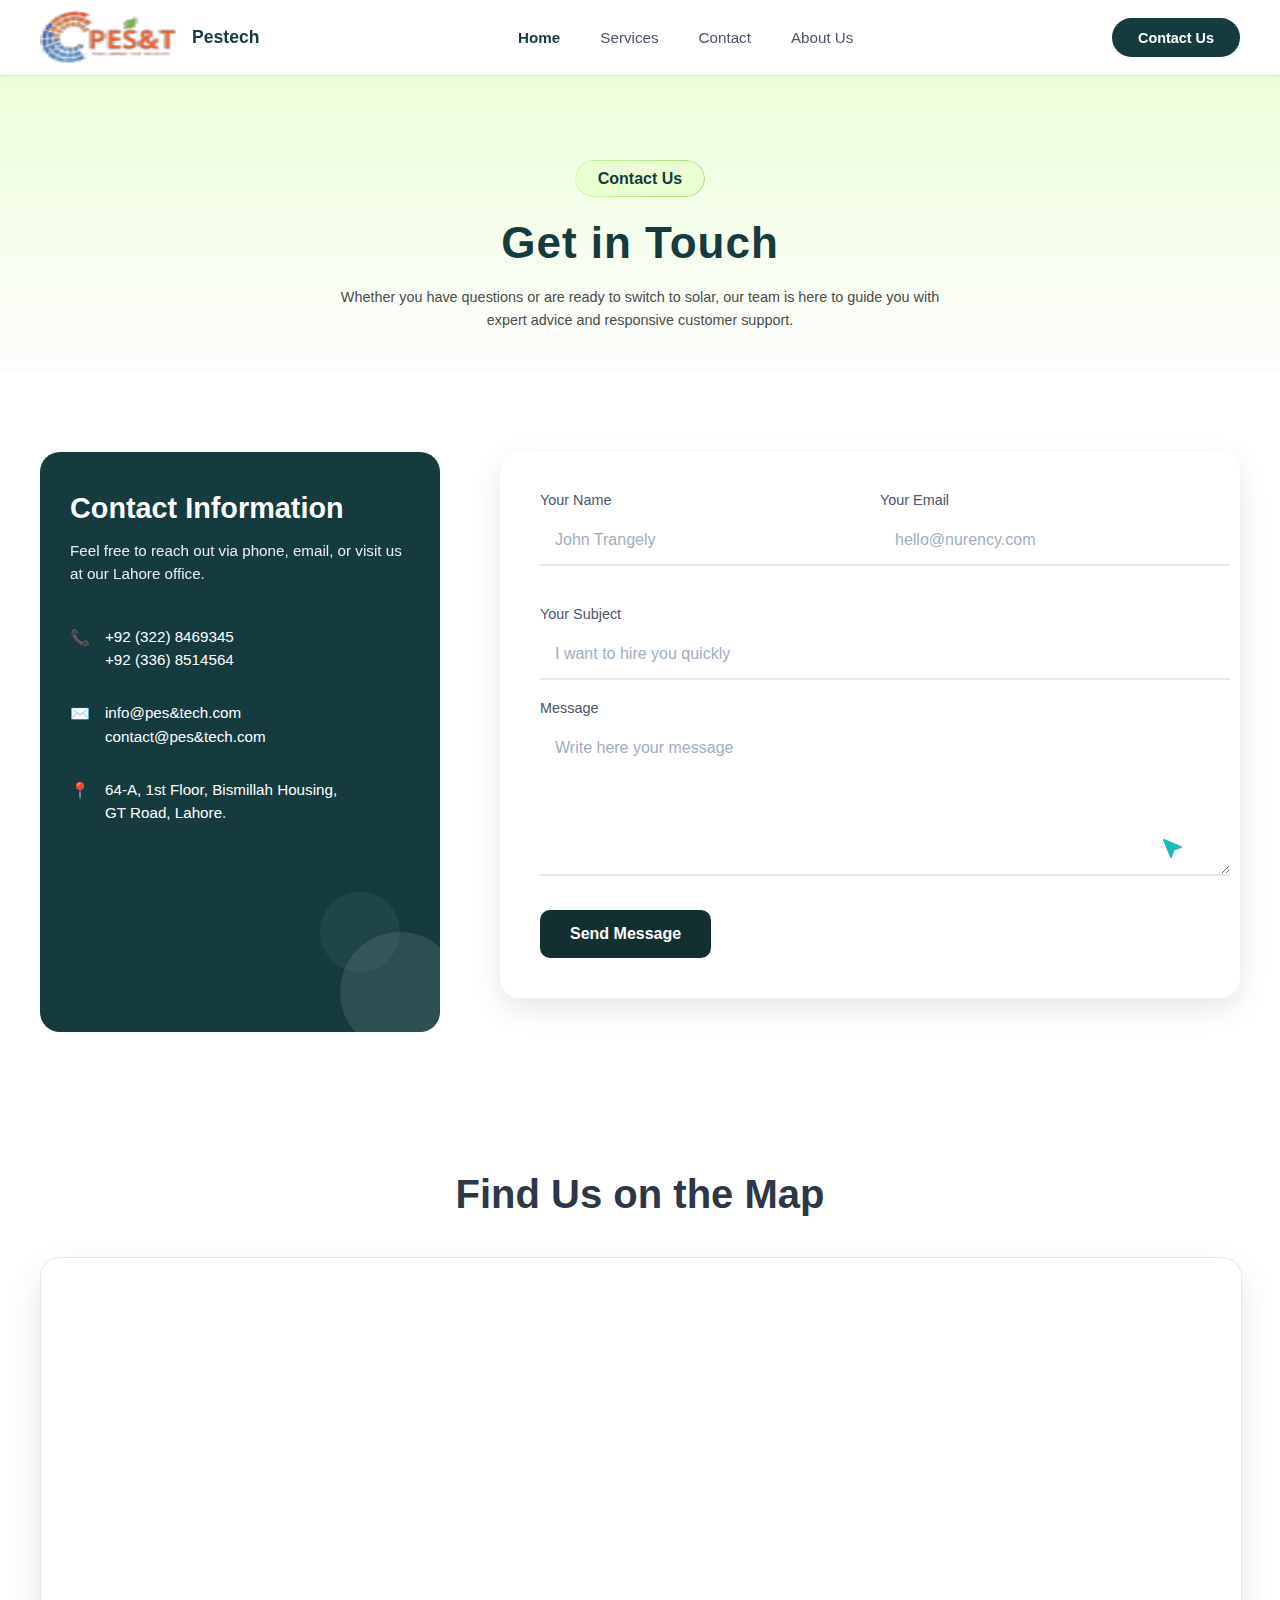
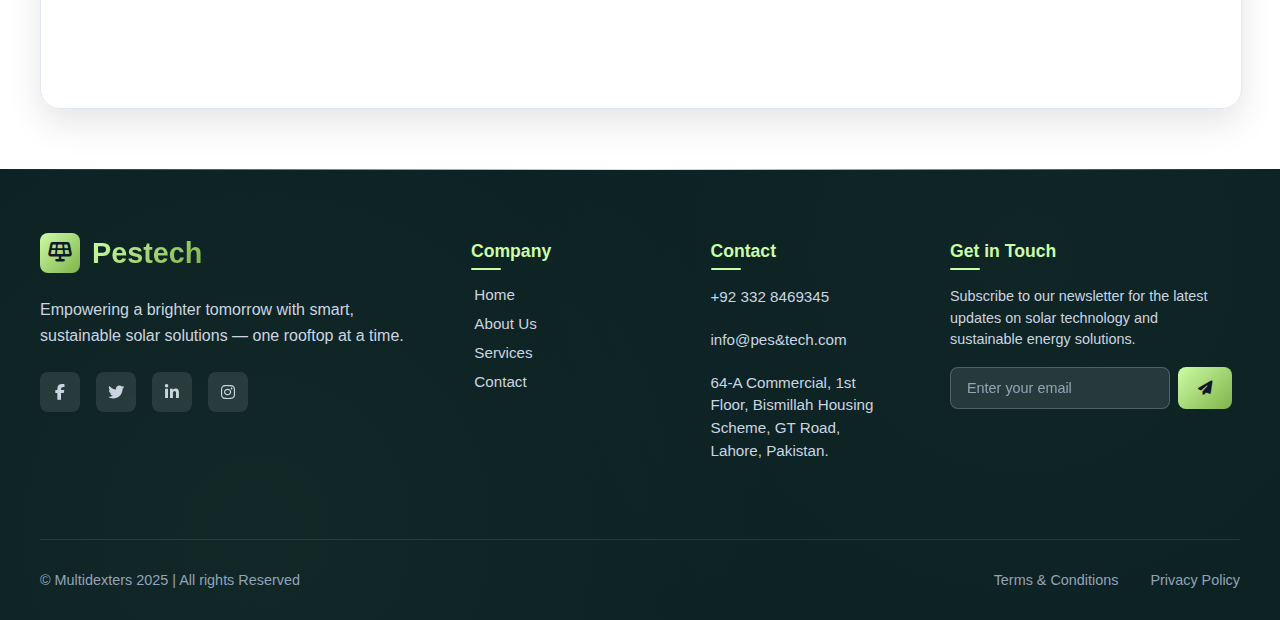
<file: contact.html>
<!DOCTYPE html>
<html lang="en">

<head>
    <meta charset="UTF-8" />
    <meta name="viewport" content="width=device-width, initial-scale=1.0" />
    <title>Contact Form</title>
    <link rel="stylesheet" href="css/contact.css" />
</head>

<body>

    <div id="navbar-placeholder"></div>

    <section class="cf-hero">
        <div class="cf-hero-content">
            <div class="cf-section-headers">
                <p class="cf-header-name">Contact Us</p>
                <div class="cf-header-details">
                    <h1>Get in Touch</h1>
                    <p>Whether you have questions or are ready to switch to solar, our team is here to guide you with 
                        expert advice and responsive customer support.</p>
                </div>
            </div>
        </div>
    </section>

    <div class="cf-container">
        <section class="cf-section">
            <div class="cf-wrapper">

                <!-- Contact Information -->
                <div class="cf-info-card">
                    <h2>Contact Information</h2>
                    <p class="cf-info-description">Feel free to reach out via phone, email, or visit us at our Lahore
                        office.</p>

                    <div class="cf-details">
                        <div class="cf-item">
                            <div class="cf-icon">📞</div>
                            <div class="cf-text">
                                <div>+92 (322) 8469345</div>
                                <div>+92 (336) 8514564</div>
                            </div>
                        </div>
                        <div class="cf-item">
                            <div class="cf-icon">✉️</div>
                            <div class="cf-text">
                                <div>info@pes&amp;tech.com</div>
                                <div>contact@pes&amp;tech.com</div>
                            </div>
                        </div>
                        <div class="cf-item">
                            <div class="cf-icon">📍</div>
                            <div class="cf-text">
                                <div>64-A, 1st Floor, Bismillah Housing,</div>
                                <div>GT Road, Lahore.</div>
                            </div>
                        </div>
                    </div>

                    <div class="cf-circle cf-circle-1"></div>
                    <div class="cf-circle cf-circle-2"></div>
                </div>

                <!-- Contact Form -->
                <div class="cf-form">
                    <form id="contactForm">
                        <div class="cf-form-row">
                            <div class="cf-form-group">
                                <label for="name">Your Name</label>
                                <input type="text" id="name" name="name" placeholder="John Trangely" required />
                            </div>
                            <div class="cf-form-group">
                                <label for="email">Your Email</label>
                                <input type="email" id="email" name="email" placeholder="hello@nurency.com" required />
                            </div>
                        </div>

                        <div class="cf-form-group">
                            <label for="subject">Your Subject</label>
                            <input type="text" id="subject" name="subject" placeholder="I want to hire you quickly"
                                required />
                        </div>

                        <div class="cf-form-group">
                            <label for="message">Message</label>
                            <textarea id="message" name="message" placeholder="Write here your message"
                                required></textarea>
                            <div class="cf-cursor-icon">
                                <svg width="24" height="24" viewBox="0 0 24 24" fill="none">
                                    <path d="M3 3l7.07 16.97 2.51-7.39 7.39-2.51L3 3z" fill="#1ABCB8" stroke="#1ABCB8"
                                        stroke-width="2" stroke-linejoin="round" />
                                </svg>
                            </div>
                        </div>

                        <button type="submit" class="cf-submit-btn">Send Message</button>
                    </form>
                </div>
            </div>
        </section>

        <!-- Map Section -->
        <section class="cf-map-section">
            <h2>Find Us on the Map</h2>
            <div class="cf-map-container">
                <iframe
                    src="https://www.google.com/maps/embed?pb=!1m14!1m8!1m3!1d1699.1882443924183!2d74.48255!3d31.596142!3m2!1i1024!2i768!4f13.1!3m3!1m2!1s0x3919110069ad4563%3A0x1746dd2599707b31!2sPakistan%20Engineering%20services%20%26%20Technologies!5e0!3m2!1sen!2sus!4v1751133848267!5m2!1sen!2sus"
                    width="100%" height="450" style="border:0;" allowfullscreen="" loading="lazy"
                    referrerpolicy="no-referrer-when-downgrade"></iframe>
            </div>
        </section>
    </div>

    <script>
        document.getElementById('contactForm').addEventListener('submit', function (e) {
            e.preventDefault();
            const formData = new FormData(this);
            const data = Object.fromEntries(formData);

            if (!data.name || !data.email || !data.subject || !data.message) {
                alert('Please fill in all required fields.');
                return;
            }

            const submitBtn = this.querySelector('.cf-submit-btn');
            const originalText = submitBtn.textContent;

            submitBtn.textContent = 'Sending...';
            submitBtn.disabled = true;

            setTimeout(() => {
                alert('Thank you for your message! We\'ll get back to you soon.');
                this.reset();
                submitBtn.textContent = originalText;
                submitBtn.disabled = false;
            }, 2000);
        });
    </script>

    <script src="loadNavbar.js"></script>
    <div id="footer-placeholder"></div>
    <script>
        document.addEventListener('DOMContentLoaded', function () {
            fetch('Footer/footer.html')
                .then(response => response.text())
                .then(data => {
                    document.getElementById('footer-placeholder').innerHTML = data;
                })
                .catch(error => console.error('Error loading the footer:', error));
        });
    </script>
</body>

</html>
</file>
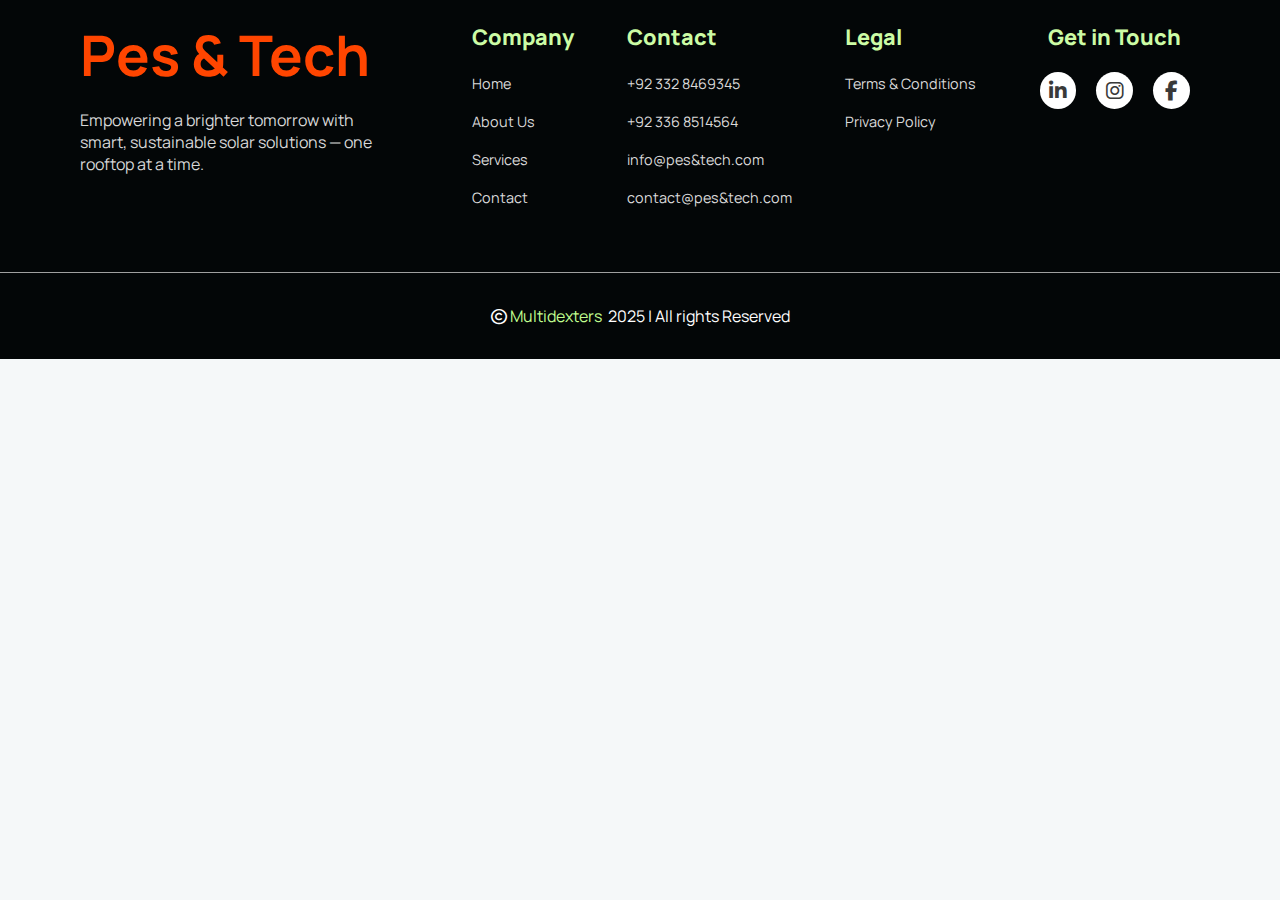
<file: footer.html>
<!DOCTYPE html>
<html lang="en">

<head>
    <meta charset="UTF-8">
    <meta name="viewport" content="width=device-width, initial-scale=1.0">
    <title>Footer</title>
    <link rel="stylesheet" href="footer.css">

    <link href="https://fonts.googleapis.com/css2?family=Manrope:wght@400;500;600;700;800&display=swap" rel="stylesheet">
    <link rel="stylesheet" href="https://cdnjs.cloudflare.com/ajax/libs/font-awesome/6.5.0/css/all.min.css">

</head>

<body>

    <footer id="contact">
  <div class="footer-container">
    <div class="f-top-card-left">
      <h2 style="color: orangered;">Pes & Tech</h2>
      <p>Empowering a brighter tomorrow with smart, sustainable solar solutions — one rooftop at a time.</p>
    </div>

    <div class="f-top-card-right">
      <div class="f-top-card">
        <h3>Company</h3>
        <p><a href="index.html">Home</a></p>
        <p><a href="about.html">About Us</a></p>
        <p><a href="services.html">Services</a></p>
        <p><a href="contact.html">Contact</a></p>
      </div>

      <div class="f-top-card">
        <h3>Contact</h3>
        <p><a href="tel:+923328469345">+92 332 8469345</a></p>
        <p><a href="tel:+923368514564">+92 336 8514564</a></p>
        <p><a href="mailto:info@pes&tech.com">info@pes&tech.com</a></p>
        <p><a href="mailto:contact@pes&tech.com">contact@pes&tech.com</a></p>
      </div>

      <div class="f-top-card">
        <h3>Legal</h3>
        <p><a href="#">Terms & Conditions</a></p>
        <p><a href="#">Privacy Policy</a></p>
      </div>

      <div class="f-top-card-social">
        <h3>Get in Touch</h3>
        <div class="social-icons">
          <div class="social-item">
            <a href="https://www.linkedin.com" class="social-link" data-platform="linkedin" target="_blank">
              <span class="hover-bg"></span>
              <i class="fa-brands fa-linkedin-in"></i>
            </a>
            <span class="tooltip-text">LinkedIn</span>
          </div>

          <div class="social-item">
            <a href="https://www.instagram.com/pakistanengineeringservices?igsh=MW1nbnlxdWhlNzBlYg==" class="social-link" data-platform="instagram" target="_blank">
              <span class="hover-bg"></span>
              <i class="fa-brands fa-instagram"></i>
            </a>
            <span class="tooltip-text">Instagram</span>
          </div>

          <div class="social-item">
            <a href="https://www.facebook.com/share/1AfTUtXAvo/" class="social-link" data-platform="facebook" target="_blank">
              <span class="hover-bg"></span>
              <i class="fa-brands fa-facebook-f"></i>
            </a>
            <span class="tooltip-text">Facebook</span>
          </div>
        </div>
      </div>
    </div>
  </div>

  <hr>

  <div class="footer-bottom">
    <div class="footer-bottom-msg">
      <i class="fa-regular fa-copyright"></i>
      <a class="multidexters" href="https://www.multidexters.live" target="_blank">Multidexters</a> 2025 | All rights Reserved
    </div>
  </div>
</footer>


</body>

</html>
</file>
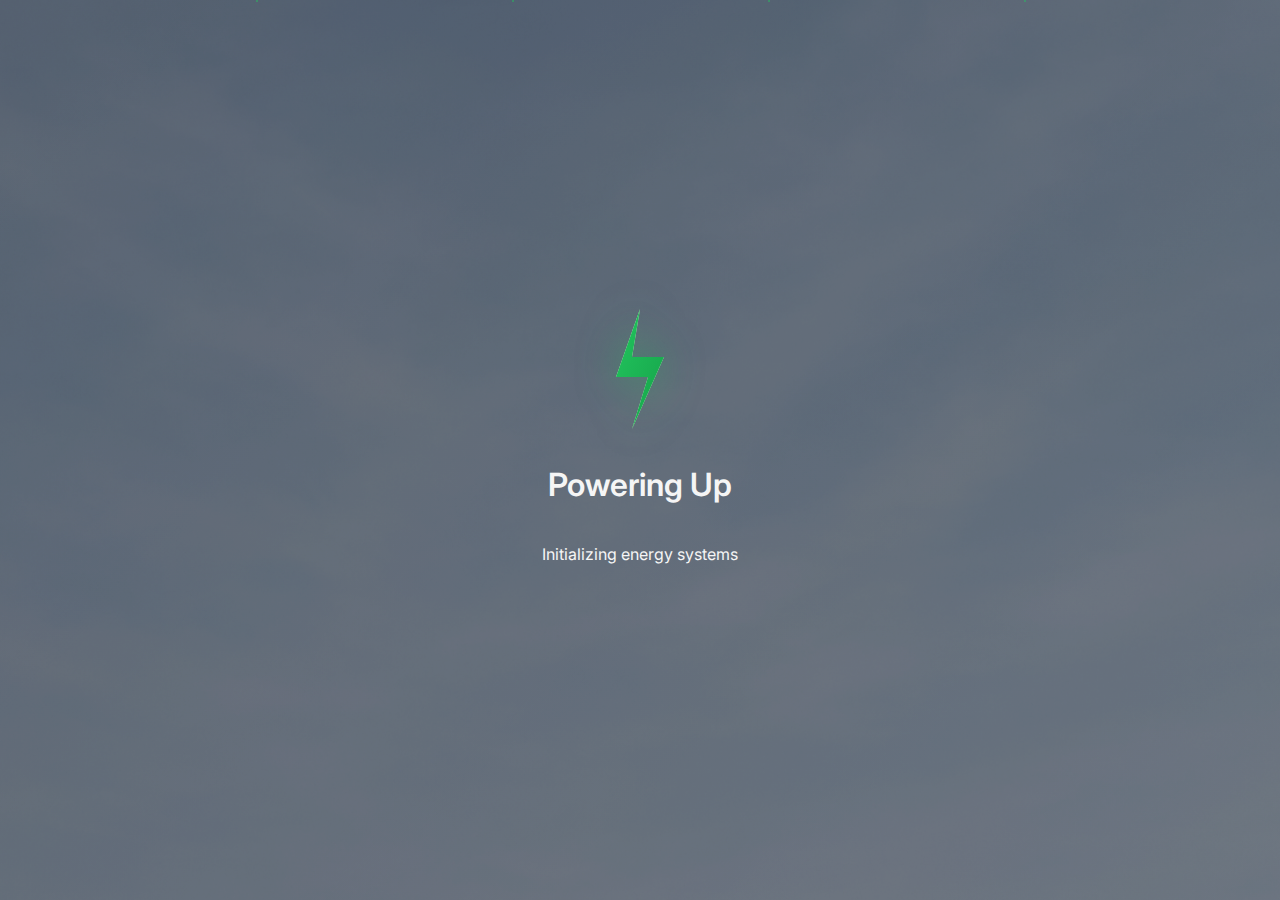
<file: loader.html>
<!DOCTYPE html>
<html lang="en">

<head>
    <meta charset="UTF-8">
    <meta name="viewport" content="width=device-width, initial-scale=1.0">
    <title>Energy Loader</title>
    <link href="https://fonts.googleapis.com/css2?family=Inter:wght@400;500;600;700&display=swap" rel="stylesheet">
    <style>
        * {
            margin: 0;
            padding: 0;
            box-sizing: border-box;
        }

        body,
        html {
            height: 100%;
            overflow: hidden;
            font-family: 'Inter', sans-serif;
        }

        .loader-container {
            position: relative;
            width: 100%;
            height: 100%;
            display: flex;
            flex-direction: column;
            align-items: center;
            justify-content: center;
            background: linear-gradient(135deg, #0f172a 0%, #1e293b 100%);
        }

        .bg-image {
            width: 100%;
            height: 100%;
            object-fit: cover;
            position: absolute;
            top: 0;
            left: 0;
            z-index: 1;
            opacity: 0.4;
        }

        .content-wrapper {
            position: relative;
            z-index: 2;
            display: flex;
            flex-direction: column;
            align-items: center;
            gap: 2rem;
        }

        .icon-wrapper {
            width: 8rem;
            height: 8rem;
            position: relative;
            animation: pulse 2s ease-in-out infinite;
        }

        .energy-icon {
            width: 100%;
            height: 100%;
            filter: drop-shadow(0 0 20px rgba(34, 197, 94, 0.5));
        }

        .fill-clip {
            y: 64;
            height: 0;
        }

        @keyframes pulse {

            0%,
            100% {
                transform: scale(1);
            }

            50% {
                transform: scale(1.05);
            }
        }

        .loading-text {
            color: whitesmoke;
            font-size: 2rem;
            font-weight: 600;
            text-align: center;
            margin-bottom: 0.5rem;
            animation: fadeInOut 2s ease-in-out infinite;
        }

        .loading-subtitle {
            color: whitesmoke;
            font-size: 1rem;
            font-weight: 400;
            text-align: center;
            margin-bottom: 2rem;
            animation: slideUp 1s ease-out;
        }

        @keyframes fadeInOut {

            0%,
            100% {
                opacity: 0.7;
            }

            50% {
                opacity: 1;
            }
        }

        @keyframes slideUp {
            from {
                opacity: 0;
                transform: translateY(20px);
            }

            to {
                opacity: 1;
                transform: translateY(0);
            }
        }

        .dots {
            display: inline-block;
            animation: dots 1.5s steps(4, end) infinite;
        }

        @keyframes dots {

            0%,
            20% {
                content: '';
            }

            40% {
                content: '.';
            }

            60% {
                content: '..';
            }

            80%,
            100% {
                content: '...';
            }
        }

        .dots::after {
            content: '';
            animation: dots 1.5s steps(4, end) infinite;
        }

        .energy-particles {
            position: absolute;
            width: 100%;
            height: 100%;
            pointer-events: none;
            z-index: 1;
        }

        .particle {
            position: absolute;
            width: 2px;
            height: 2px;
            background: #22c55e;
            border-radius: 50%;
            animation: float 4s ease-in-out infinite;
            opacity: 0.6;
        }

        .particle:nth-child(1) {
            left: 20%;
            animation-delay: 0s;
        }

        .particle:nth-child(2) {
            left: 40%;
            animation-delay: 0.5s;
        }

        .particle:nth-child(3) {
            left: 60%;
            animation-delay: 1s;
        }

        .particle:nth-child(4) {
            left: 80%;
            animation-delay: 1.5s;
        }

        @keyframes float {

            0%,
            100% {
                transform: translateY(100vh) scale(0);
                opacity: 0;
            }

            10% {
                opacity: 0.6;
                transform: scale(1);
            }

            90% {
                opacity: 0.6;
                transform: scale(1);
            }

            100% {
                transform: translateY(-100px) scale(0);
                opacity: 0;
            }
        }

        @media (max-width: 768px) {
            .loading-text {
                font-size: 1.5rem;
            }

            .icon-wrapper {
                width: 6rem;
                height: 6rem;
            }
        }
    </style>
</head>

<body>
    <div class="loader-container">
        <img src="/Pictures/hero-bg.png" alt="Background" class="bg-image" />
        <div class="energy-particles">
            <div class="particle"></div>
            <div class="particle"></div>
            <div class="particle"></div>
            <div class="particle"></div>
        </div>
        <div class="content-wrapper">
            <div class="icon-wrapper">
                <svg viewBox="0 0 64 64" class="energy-icon">
                    <defs>
                        <clipPath id="liquid-fill">
                            <rect class="fill-clip" x="0" y="64" width="64" height="64" />
                        </clipPath>
                        <linearGradient id="energyGradient" x1="0%" y1="0%" x2="100%" y2="100%">
                            <stop offset="0%" style="stop-color:#22c55e;stop-opacity:1" />
                            <stop offset="100%" style="stop-color:#16a34a;stop-opacity:1" />
                        </linearGradient>
                    </defs>
                    <!-- Outer shape -->
                    <path fill="#e6f8d8" d="M32 2 L20 36 H36 L28 62 L44 26 H28 Z" />
                    <!-- Fill shape (clip masked) -->
                    <path fill="url(#energyGradient)" clip-path="url(#liquid-fill)"
                        d="M32 2 L20 36 H36 L28 62 L44 26 H28 Z" />
                </svg>
            </div>
            <div class="loading-text">
                Powering Up<span class="dots"></span>
            </div>
            <div class="loading-subtitle">
                Initializing energy systems
            </div>
        </div>
    </div>
    <script>
        // Check if website is fully loaded
        function checkIfFullyLoaded() {
            return new Promise((resolve) => {
                if (document.readyState === 'complete') {
                    // Additional check for images and other resources
                    const images = document.images;
                    let loadedImages = 0;

                    if (images.length === 0) {
                        resolve();
                        return;
                    }

                    for (let i = 0; i < images.length; i++) {
                        if (images[i].complete) {
                            loadedImages++;
                        } else {
                            images[i].addEventListener('load', () => {
                                loadedImages++;
                                if (loadedImages === images.length) {
                                    resolve();
                                }
                            });
                        }
                    }

                    if (loadedImages === images.length) {
                        resolve();
                    }
                } else {
                    window.addEventListener('load', () => {
                        resolve();
                    });
                }
            });
        }

        // Fill the lightning icon when website is ready
        checkIfFullyLoaded().then(() => {
            const fillClip = document.querySelector('.fill-clip');
            fillClip.style.transition = 'y 2s ease-out, height 2s ease-out';
            fillClip.style.y = '0';
            fillClip.style.height = '64';

            // Redirect after fill animation completes
            setTimeout(() => {
                window.location.href = 'index.html';
            }, 2500);
        });

        // Dynamic loading messages
        const messages = [
            'Powering Up',
            'Charging Systems',
            'Loading Energy',
            'Initializing Power',
            'Boosting Performance'
        ];
        const subtitles = [
            'Initializing energy systems',
            'Connecting to power grid',
            'Optimizing performance',
            'Calibrating sensors',
            'Ready for launch'
        ];
        let messageIndex = 0;
        const loadingText = document.querySelector('.loading-text');
        const loadingSubtitle = document.querySelector('.loading-subtitle');
        setInterval(() => {
            messageIndex = (messageIndex + 1) % messages.length;
            loadingText.innerHTML = messages[messageIndex] + '<span class="dots"></span>';
            loadingSubtitle.textContent = subtitles[messageIndex];
        }, 3000);
    </script>
</body>

</html>
</file>
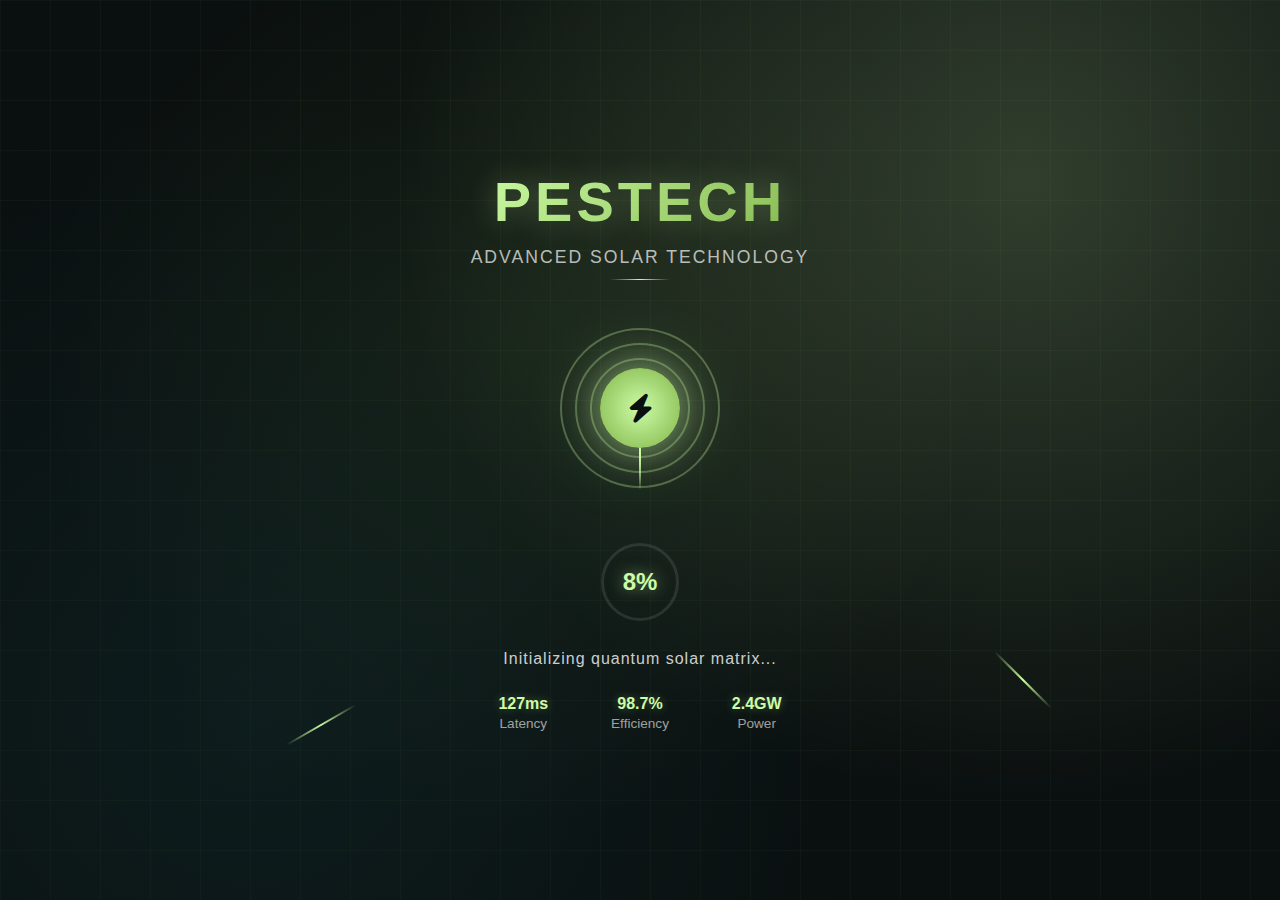
<file: loading.html>
<!DOCTYPE html>
<html lang="en">

<head>
    <meta charset="UTF-8">
    <meta name="viewport" content="width=device-width, initial-scale=1.0">
    <title>Loading - Pestech Solar Solutions</title>
    <link rel="stylesheet" href="https://cdnjs.cloudflare.com/ajax/libs/font-awesome/6.4.0/css/all.min.css">
    <style>
        * {
            margin: 0;
            padding: 0;
            box-sizing: border-box;
        }

        body {
            font-family: 'SF Pro Display', -apple-system, BlinkMacSystemFont, 'Segoe UI', Roboto, sans-serif;
            background: #0a0f0f;
            height: 100vh;
            width: 100vw;
            display: flex;
            align-items: center;
            justify-content: center;
            overflow: hidden;
            position: relative;
            color: #ffffff;
        }

        /* Animated Grid Background */
        .grid-background {
            position: absolute;
            top: 0;
            left: 0;
            width: 100%;
            height: 100%;
            background-image:
                linear-gradient(rgba(204, 252, 165, 0.1) 1px, transparent 1px),
                linear-gradient(90deg, rgba(204, 252, 165, 0.1) 1px, transparent 1px);
            background-size: 50px 50px;
            animation: gridMove 20s linear infinite;
            opacity: 0.3;
        }

        @keyframes gridMove {
            0% {
                transform: translate(0, 0);
            }

            100% {
                transform: translate(50px, 50px);
            }
        }

        /* Holographic Overlay */
        .holographic-overlay {
            position: absolute;
            top: 0;
            left: 0;
            width: 100%;
            height: 100%;
            background:
                radial-gradient(circle at 20% 80%, rgba(21, 59, 62, 0.3) 0%, transparent 50%),
                radial-gradient(circle at 80% 20%, rgba(204, 252, 165, 0.2) 0%, transparent 50%),
                radial-gradient(circle at 40% 40%, rgba(128, 179, 73, 0.1) 0%, transparent 50%);
            animation: holographicShift 8s ease-in-out infinite;
        }

        @keyframes holographicShift {

            0%,
            100% {
                opacity: 0.5;
                transform: scale(1);
            }

            50% {
                opacity: 0.8;
                transform: scale(1.05);
            }
        }

        /* Main Container - Centered and Compact */
        .loading-container {
            text-align: center;
            z-index: 10;
            position: relative;
            width: 100%;
            max-width: 500px;
            padding: 1.5rem;
            display: flex;
            flex-direction: column;
            align-items: center;
            justify-content: center;
            min-height: 60vh;
        }

        /* Logo Section - No Icon */
        .logo-section {
            margin-bottom: 2rem;
            animation: fadeInScale 1.2s cubic-bezier(0.175, 0.885, 0.32, 1.275);
        }

        .company-name {
            font-size: 3.5rem;
            font-weight: 800;
            background: linear-gradient(135deg, #ccfca5, #80b349, #ccfca5);
            background-size: 200% 200%;
            -webkit-background-clip: text;
            -webkit-text-fill-color: transparent;
            background-clip: text;
            animation: textShimmer 3s ease-in-out infinite;
            letter-spacing: 4px;
            margin-bottom: 0.8rem;
            text-shadow: 0 0 30px rgba(204, 252, 165, 0.3);
        }

        @keyframes textShimmer {

            0%,
            100% {
                background-position: 0% 50%;
            }

            50% {
                background-position: 100% 50%;
            }
        }

        .company-tagline {
            font-size: 1.1rem;
            color: rgba(255, 255, 255, 0.7);
            font-weight: 300;
            letter-spacing: 2px;
            text-transform: uppercase;
            position: relative;
            margin-bottom: 1rem;
        }

        .company-tagline::after {
            content: '';
            position: absolute;
            bottom: -12px;
            left: 50%;
            transform: translateX(-50%);
            width: 60px;
            height: 1px;
            background: linear-gradient(90deg, transparent, #ccfca5, transparent);
            animation: lineGlow 2s ease-in-out infinite;
        }

        @keyframes lineGlow {

            0%,
            100% {
                opacity: 0.3;
                width: 60px;
            }

            50% {
                opacity: 1;
                width: 120px;
            }
        }

        /* Tech Animation Section - Compact */
        .tech-animation {
            margin: 2rem 0;
            position: relative;
            height: 120px;
            display: flex;
            align-items: center;
            justify-content: center;
            width: 100%;
        }

        /* Central Orb */
        .central-orb {
            position: absolute;
            width: 80px;
            height: 80px;
            background: radial-gradient(circle, #ccfca5, #80b349);
            border-radius: 50%;
            display: flex;
            align-items: center;
            justify-content: center;
            animation: orbPulse 2s ease-in-out infinite;
            box-shadow:
                0 0 40px rgba(204, 252, 165, 0.6),
                0 0 80px rgba(204, 252, 165, 0.3);
            z-index: 5;
        }

        @keyframes orbPulse {

            0%,
            100% {
                transform: scale(1);
                box-shadow:
                    0 0 40px rgba(204, 252, 165, 0.6),
                    0 0 80px rgba(204, 252, 165, 0.3);
            }

            50% {
                transform: scale(1.1);
                box-shadow:
                    0 0 60px rgba(204, 252, 165, 0.8),
                    0 0 120px rgba(204, 252, 165, 0.4);
            }
        }

        .orb-icon {
            font-size: 1.8rem;
            color: #0a0f0f;
            z-index: 6;
            animation: orbIconSpin 4s linear infinite;
        }

        @keyframes orbIconSpin {
            0% {
                transform: rotate(0deg);
            }

            100% {
                transform: rotate(360deg);
            }
        }

        /* Energy Waves */
        .energy-wave {
            position: absolute;
            border: 2px solid rgba(204, 252, 165, 0.3);
            border-radius: 50%;
            animation: waveExpand 3s ease-out infinite;
        }

        .energy-wave:nth-child(1) {
            width: 100px;
            height: 100px;
            animation-delay: 0s;
        }

        .energy-wave:nth-child(2) {
            width: 130px;
            height: 130px;
            animation-delay: 0.5s;
        }

        .energy-wave:nth-child(3) {
            width: 160px;
            height: 160px;
            animation-delay: 1s;
        }

        @keyframes waveExpand {
            0% {
                transform: scale(0.8);
                opacity: 0.8;
            }

            50% {
                opacity: 0.4;
            }

            100% {
                transform: scale(1.3);
                opacity: 0;
            }
        }

        /* Data Streams */
        .data-stream {
            position: absolute;
            width: 2px;
            height: 80px;
            background: linear-gradient(to bottom, transparent, #ccfca5, transparent);
            animation: dataFlow 2s linear infinite;
        }

        .data-stream:nth-child(1) {
            top: 10%;
            left: 20%;
            animation-delay: 0s;
            transform: rotate(45deg);
        }

        .data-stream:nth-child(2) {
            top: 20%;
            right: 15%;
            animation-delay: 0.5s;
            transform: rotate(-30deg);
        }

        .data-stream:nth-child(3) {
            bottom: 15%;
            left: 25%;
            animation-delay: 1s;
            transform: rotate(60deg);
        }

        .data-stream:nth-child(4) {
            bottom: 20%;
            right: 20%;
            animation-delay: 1.5s;
            transform: rotate(-45deg);
        }

        @keyframes dataFlow {
            0% {
                opacity: 0;
                transform: translateY(-15px) rotate(var(--rotation, 0deg));
            }

            50% {
                opacity: 1;
            }

            100% {
                opacity: 0;
                transform: translateY(15px) rotate(var(--rotation, 0deg));
            }
        }

        /* Progress Section - Compact */
        .progress-section {
            margin-top: 2rem;
            animation: fadeInScale 1.8s ease-out 1.2s both;
            width: 100%;
        }

        .progress-container {
            position: relative;
            margin-bottom: 1.5rem;
        }

        .progress-ring {
            width: 100px;
            height: 100px;
            margin: 0 auto 1rem;
            position: relative;
        }

        .progress-ring svg {
            width: 100%;
            height: 100%;
            transform: rotate(-90deg);
        }

        .progress-ring-bg {
            fill: none;
            stroke: rgba(255, 255, 255, 0.1);
            stroke-width: 3;
        }

        .progress-ring-fill {
            fill: none;
            stroke: url(#progressGradient);
            stroke-width: 3;
            stroke-linecap: round;
            stroke-dasharray: 236;
            stroke-dashoffset: 236;
            animation: progressRingFill 4s ease-out infinite;
            filter: drop-shadow(0 0 10px rgba(204, 252, 165, 0.5));
        }

        @keyframes progressRingFill {
            0% {
                stroke-dashoffset: 236;
            }

            50% {
                stroke-dashoffset: 59;
            }

            100% {
                stroke-dashoffset: 0;
            }
        }

        .progress-percentage {
            position: absolute;
            top: 50%;
            left: 50%;
            transform: translate(-50%, -50%);
            font-size: 1.5rem;
            font-weight: 700;
            color: #ccfca5;
            text-shadow: 0 0 15px rgba(204, 252, 165, 0.5);
        }

        .progress-text {
            color: rgba(255, 255, 255, 0.8);
            font-size: 1rem;
            font-weight: 400;
            letter-spacing: 1px;
            margin-bottom: 1.5rem;
            line-height: 1.4;
        }

        .loading-stats {
            display: flex;
            justify-content: space-between;
            max-width: 350px;
            margin: 0 auto;
            font-size: 0.85rem;
            color: rgba(255, 255, 255, 0.6);
        }

        .stat-item {
            text-align: center;
            flex: 1;
        }

        .stat-value {
            display: block;
            color: #ccfca5;
            font-weight: 600;
            font-size: 1rem;
            margin-bottom: 0.2rem;
            text-shadow: 0 0 10px rgba(204, 252, 165, 0.3);
        }

        /* Glitch Effect */
        .glitch {
            position: relative;
            animation: glitch 4s infinite;
        }

        @keyframes glitch {

            0%,
            90%,
            100% {
                transform: translate(0);
            }

            91% {
                transform: translate(-2px, -1px);
            }

            92% {
                transform: translate(2px, 1px);
            }

            93% {
                transform: translate(-1px, 2px);
            }

            94% {
                transform: translate(1px, -2px);
            }

            95% {
                transform: translate(-2px, 1px);
            }
        }

        /* Fade Animations */
        @keyframes fadeInScale {
            from {
                opacity: 0;
                transform: scale(0.8) translateY(20px);
            }

            to {
                opacity: 1;
                transform: scale(1) translateY(0);
            }
        }

        /* Loading Complete */
        .loading-complete {
            animation: loadingComplete 1s ease-out forwards;
        }

        @keyframes loadingComplete {
            to {
                opacity: 0;
                transform: scale(1.1);
                filter: blur(10px);
            }
        }

        /* Responsive Design */
        @media (max-width: 768px) {
            .loading-container {
                padding: 1rem;
                max-width: 90%;
                min-height: 50vh;
            }

            .company-name {
                font-size: 2.8rem;
                letter-spacing: 2px;
            }

            .company-tagline {
                font-size: 1rem;
                letter-spacing: 1.5px;
            }

            .tech-animation {
                height: 100px;
                margin: 1.5rem 0;
            }

            .central-orb {
                width: 70px;
                height: 70px;
            }

            .orb-icon {
                font-size: 1.5rem;
            }

            .energy-wave:nth-child(1) {
                width: 90px;
                height: 90px;
            }

            .energy-wave:nth-child(2) {
                width: 115px;
                height: 115px;
            }

            .energy-wave:nth-child(3) {
                width: 140px;
                height: 140px;
            }

            .progress-ring {
                width: 90px;
                height: 90px;
            }

            .progress-percentage {
                font-size: 1.3rem;
            }

            .progress-text {
                font-size: 0.9rem;
                padding: 0 1rem;
            }

            .loading-stats {
                max-width: 300px;
                font-size: 0.8rem;
            }

            .stat-value {
                font-size: 0.9rem;
            }

            .data-stream {
                height: 60px;
            }
        }

        @media (max-width: 480px) {
            .loading-container {
                min-height: 45vh;
                padding: 0.8rem;
            }

            .company-name {
                font-size: 2.2rem;
                letter-spacing: 1px;
            }

            .company-tagline {
                font-size: 0.9rem;
                letter-spacing: 1px;
            }

            .tech-animation {
                height: 80px;
                margin: 1rem 0;
            }

            .central-orb {
                width: 60px;
                height: 60px;
            }

            .orb-icon {
                font-size: 1.3rem;
            }

            .energy-wave:nth-child(1) {
                width: 75px;
                height: 75px;
            }

            .energy-wave:nth-child(2) {
                width: 95px;
                height: 95px;
            }

            .energy-wave:nth-child(3) {
                width: 115px;
                height: 115px;
            }

            .progress-ring {
                width: 80px;
                height: 80px;
            }

            .progress-percentage {
                font-size: 1.2rem;
            }

            .progress-text {
                font-size: 0.85rem;
                padding: 0 0.5rem;
            }

            .loading-stats {
                flex-direction: column;
                gap: 0.8rem;
                max-width: 150px;
            }

            .stat-value {
                font-size: 0.85rem;
            }

            .data-stream {
                height: 50px;
            }
        }

        @media (max-width: 360px) {
            .company-name {
                font-size: 1.9rem;
            }

            .company-tagline {
                font-size: 0.8rem;
            }

            .progress-text {
                font-size: 0.8rem;
            }
        }
    </style>
</head>

<body>
    <!-- Grid Background -->
    <div class="grid-background"></div>

    <!-- Holographic Overlay -->
    <div class="holographic-overlay"></div>

    <!-- Data Streams -->
    <div class="data-stream" style="--rotation: 45deg;"></div>
    <div class="data-stream" style="--rotation: -30deg;"></div>
    <div class="data-stream" style="--rotation: 60deg;"></div>
    <div class="data-stream" style="--rotation: -45deg;"></div>

    <!-- Main Loading Container -->
    <div class="loading-container">
        <!-- Logo Section - No Icon -->
        <div class="logo-section">
            <h1 class="company-name glitch">PESTECH</h1>
            <p class="company-tagline">Advanced Solar Technology</p>
        </div>

        <!-- Tech Animation -->
        <div class="tech-animation">
            <div class="energy-wave"></div>
            <div class="energy-wave"></div>
            <div class="energy-wave"></div>
            <div class="central-orb">
                <i class="fas fa-bolt orb-icon"></i>
            </div>
        </div>

        <!-- Progress Section -->
        <div class="progress-section">
            <div class="progress-container">
                <div class="progress-ring">
                    <svg>
                        <defs>
                            <linearGradient id="progressGradient" x1="0%" y1="0%" x2="100%" y2="0%">
                                <stop offset="0%" style="stop-color:#ccfca5;stop-opacity:1" />
                                <stop offset="50%" style="stop-color:#80b349;stop-opacity:1" />
                                <stop offset="100%" style="stop-color:#ccfca5;stop-opacity:1" />
                            </linearGradient>
                        </defs>
                        <circle class="progress-ring-bg" cx="50" cy="50" r="37.5"></circle>
                        <circle class="progress-ring-fill" cx="50" cy="50" r="37.5"></circle>
                    </svg>
                    <div class="progress-percentage">0%</div>
                </div>
                <p class="progress-text">Initializing quantum solar matrix...</p>
            </div>

            <div class="loading-stats">
                <div class="stat-item">
                    <span class="stat-value">127ms</span>
                    <span>Latency</span>
                </div>
                <div class="stat-item">
                    <span class="stat-value">98.7%</span>
                    <span>Efficiency</span>
                </div>
                <div class="stat-item">
                    <span class="stat-value">2.4GW</span>
                    <span>Power</span>
                </div>
            </div>
        </div>
    </div>

    <script>
        document.addEventListener('DOMContentLoaded', function () {
            const progressPercentage = document.querySelector('.progress-percentage');
            const progressText = document.querySelector('.progress-text');
            const loadingContainer = document.querySelector('.loading-container');
            const statValues = document.querySelectorAll('.stat-value');

            const techMessages = [
                'Initializing quantum solar matrix...',
                'Calibrating photovoltaic sensors...',
                'Optimizing energy conversion algorithms...',
                'Synchronizing with smart grid network...',
                'Loading AI-powered analytics...',
                'Establishing secure connection...',
                'Finalizing system optimization...',
                'System ready for deployment...'
            ];

            let progress = 0;
            let messageIndex = 0;

            // Animate stats
            function animateStats() {
                const latencyValues = ['127ms', '89ms', '156ms', '92ms', '134ms'];
                const efficiencyValues = ['98.7%', '99.2%', '97.8%', '99.5%', '98.9%'];
                const powerValues = ['2.4GW', '3.1GW', '2.8GW', '3.7GW', '2.9GW'];

                setInterval(() => {
                    statValues[0].textContent = latencyValues[Math.floor(Math.random() * latencyValues.length)];
                    statValues[1].textContent = efficiencyValues[Math.floor(Math.random() * efficiencyValues.length)];
                    statValues[2].textContent = powerValues[Math.floor(Math.random() * powerValues.length)];
                }, 1500);
            }

            animateStats();

            const loadingInterval = setInterval(() => {
                progress += Math.random() * 12 + 3;

                if (progress >= 100) {
                    progress = 100;
                    progressText.textContent = 'Welcome to the future of solar energy!';

                    setTimeout(() => {
                        loadingContainer.classList.add('loading-complete');

                        setTimeout(() => {
                            window.location.href = 'index.html';
                        }, 1000);
                    }, 1500);

                    clearInterval(loadingInterval);
                } else {
                    if (messageIndex < techMessages.length - 1) {
                        progressText.textContent = techMessages[messageIndex];
                        messageIndex++;
                    }
                }

                progressPercentage.textContent = Math.floor(progress) + '%';
            }, 600);
        });

        // Prevent context menu and dev tools
        document.addEventListener('contextmenu', e => e.preventDefault());
        document.addEventListener('keydown', function (e) {
            if (e.key === 'F12' || (e.ctrlKey && e.shiftKey && e.key === 'I')) {
                e.preventDefault();
            }
        });
    </script>
</body>

</html>
</file>
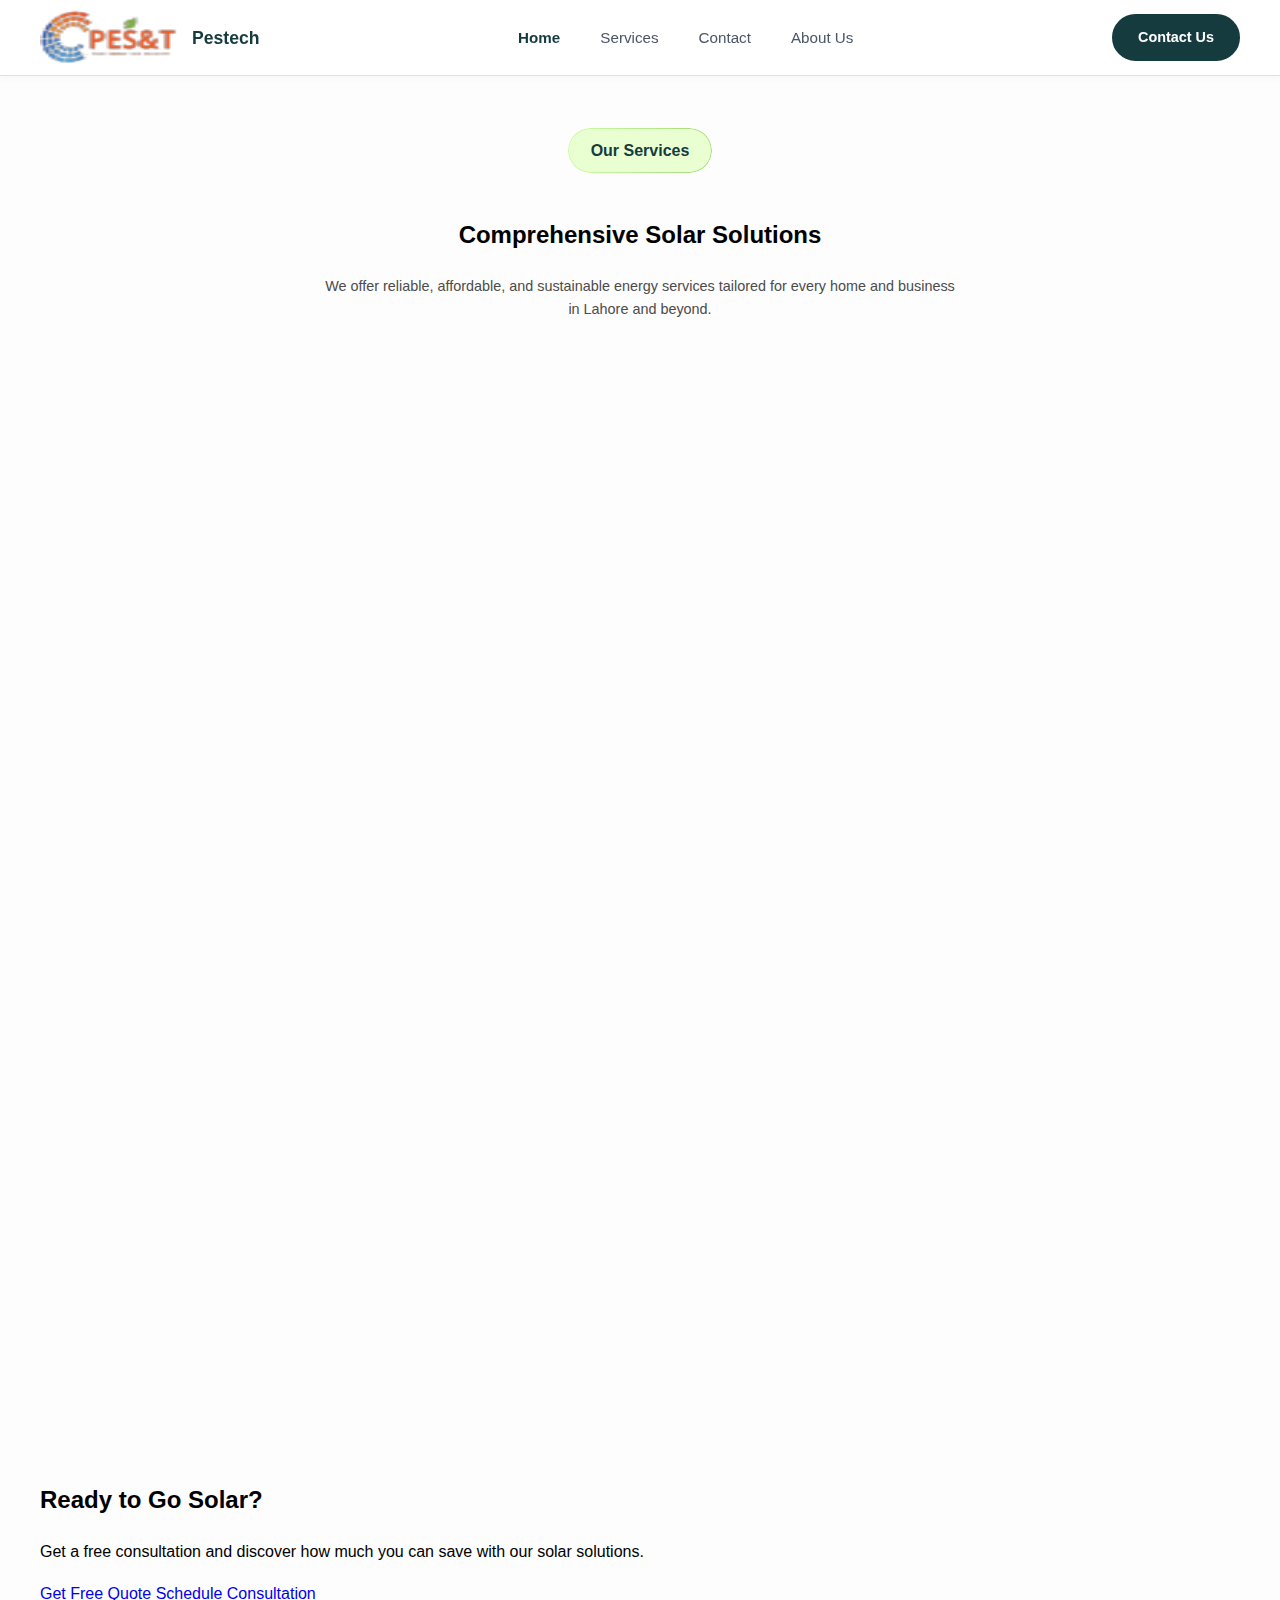
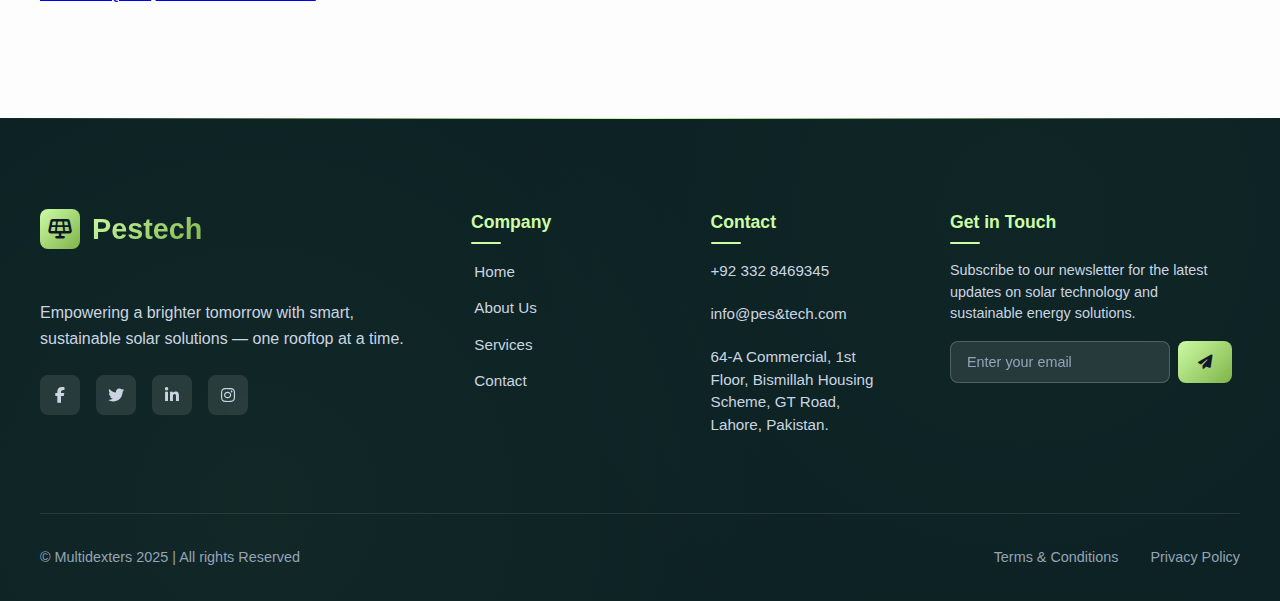
<file: services.html>
<!DOCTYPE html>
<html lang="en">

<head>
    <meta charset="UTF-8" />
    <meta name="viewport" content="width=device-width, initial-scale=1.0" />
    <title>Our Solar Services - Pestech</title>
    <link rel="stylesheet" href="services.css" />
    <link rel="stylesheet" href="https://cdnjs.cloudflare.com/ajax/libs/font-awesome/6.4.0/css/all.min.css" />
</head>

<body>
    <!-- Navbar placeholder (loaded via JS) -->
    <div id="navbar-placeholder"></div>

    <main>
        <section class="pages-header-section">
        <div class="section-headers" style="padding: 7rem 0;">
                    <p class="header-name">Our Services</p>
                    <div class="header-details">
                      <h2>Comprehensive Solar Solutions</h2>
                      <p>We offer reliable, affordable, and sustainable energy services tailored for every home and
                            business in Lahore and beyond.</p>
                    </div>
                </div>
        </section>


        <!-- Services Grid Section -->
        <section class="services-section">
            <div class="services-container">
                <div class="services-grid">
                    <!-- Service 1 -->
                    <div class="service-card">
                        <div class="service-icon">
                            <i class="fas fa-solar-panel"></i>
                        </div>
                        <div class="service-content">
                            <h3 class="service-title">Solar Installation</h3>
                            <div class="service-description">
                                <p>Your Lahore solar experts providing complete installation services.</p>
                                <p>Reliable green energy solutions for homes and businesses.</p>
                                <p>Maximize savings with professional solar setup.</p>
                            </div>
                            <a href="#" class="service-link">Learn More <span>→</span></a>
                        </div>
                    </div>

                    <!-- Service 2 -->
                    <div class="service-card featured">
                        <div class="service-icon">
                            <i class="fas fa-sun"></i>
                        </div>
                        <div class="service-content">
                            <h3 class="service-title">Solar Consultation</h3>
                            <div class="service-description">
                                <p>Expert guidance to shine bright with solar energy.</p>
                                <p>Your trusted green energy partner in Pakistan.</p>
                                <p>Save smart with personalized solar solutions.</p>
                            </div>
                            <a href="#" class="service-link">Learn More <span>→</span></a>
                        </div>
                    </div>

                    <!-- Service 3 -->
                    <div class="service-card">
                        <div class="service-icon">
                            <i class="fas fa-bolt"></i>
                        </div>
                        <div class="service-content">
                            <h3 class="service-title">Power Generation</h3>
                            <div class="service-description">
                                <p>Generate clean, renewable electricity from sunlight.</p>
                                <p>Powering Lahore with sustainable energy solutions.</p>
                                <p>Your reliable sustainable energy source.</p>
                            </div>
                            <a href="#" class="service-link">Learn More <span>→</span></a>
                        </div>
                    </div>

                    <!-- Service 4 -->
                    <div class="service-card">
                        <div class="service-icon">
                            <i class="fas fa-arrow-up"></i>
                        </div>
                        <div class="service-content">
                            <h3 class="service-title">System Upgrades</h3>
                            <div class="service-description">
                                <p>Enhance your existing solar power systems.</p>
                                <p>Increase energy independence with modern technology.</p>
                                <p>Latest solar technology integration services.</p>
                            </div>
                            <a href="#" class="service-link">Learn More <span>→</span></a>
                        </div>
                    </div>

                    <!-- Service 5 -->
                    <div class="service-card">
                        <div class="service-icon">
                            <i class="fas fa-battery-full"></i>
                        </div>
                        <div class="service-content">
                            <h3 class="service-title">Battery Storage</h3>
                            <div class="service-description">
                                <p>Power through the night with energy storage.</p>
                                <p>Store your excess solar energy efficiently.</p>
                                <p>Reliable backup power solutions always available.</p>
                            </div>
                            <a href="#" class="service-link">Learn More <span>→</span></a>
                        </div>
                    </div>

                    <!-- Service 6 -->
                    <div class="service-card">
                        <div class="service-icon">
                            <i class="fas fa-tools"></i>
                        </div>
                        <div class="service-content">
                            <h3 class="service-title">Maintenance & Support</h3>
                            <div class="service-description">
                                <p>Ensure peak system performance year-round.</p>
                                <p>Regular maintenance checks for lasting power.</p>
                                <p>Maximize your solar investment with expert care.</p>
                            </div>
                            <a href="#" class="service-link">Learn More <span>→</span></a>
                        </div>
                    </div>
                </div>

                <!-- Call to Action Section -->
                <div class="services-cta">
                    <div class="cta-content">
                        <h2>Ready to Go Solar?</h2>
                        <p>Get a free consultation and discover how much you can save with our solar solutions.</p>
                        <div class="cta-buttons">
                            <a href="#" class="cta-btn primary">Get Free Quote</a>
                            <a href="#" class="cta-btn secondary">Schedule Consultation</a>
                        </div>
                    </div>
                </div>
            </div>
        </section>
    </main>


    <div id="footer-placeholder"></div>

    <!-- Script to load footer -->
    <script>
        document.addEventListener('DOMContentLoaded', function () {
            fetch('Footer/footer.html')
                .then(response => response.text())
                .then(data => {
                    document.getElementById('footer-placeholder').innerHTML = data;
                })
                .catch(error => {
                    console.error('Error loading the footer:', error);
                });
        });
    </script>

    <!-- JS to load navbar -->
    <script src="loadNavbar.js"></script>
</body>

</html>
</file>
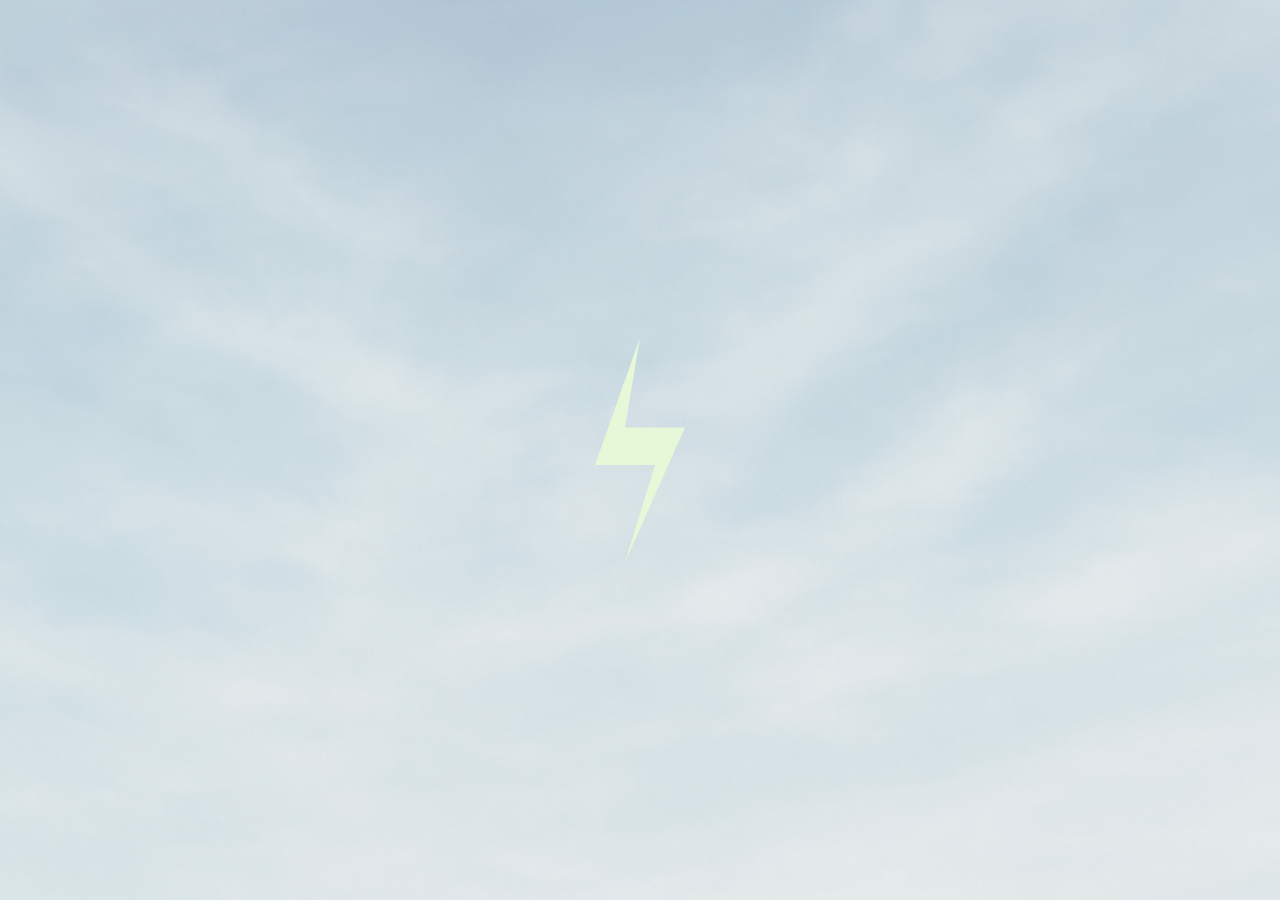
<file: temp.html>
<!DOCTYPE html>
<html lang="en">

<head>
  <meta charset="UTF-8">
  <title>Energy Loader</title>
  <link rel="stylesheet" href="style.css">

  <style>
    body,
    html {
      margin: 0;
      padding: 0;
      height: 100%;
      overflow: hidden;
    }

    .loader-container {
      position: relative;
      width: 100%;
      height: 100%;
    }

    .bg-image {
      width: 100%;
      height: 100%;
      object-fit: cover;
      position: absolute;
      top: 0;
      left: 0;
      z-index: 1;
    }

    .icon-wrapper {
      position: absolute;
      top: 50%;
      left: 50%;
      transform: translate(-50%, -50%);
      width: 15rem;
      height: 15rem;
      z-index: 2;
    }

    .energy-icon {
      width: 100%;
      height: 100%;
    }

    .fill-clip {
      animation: fillUp 3s ease-in-out infinite;
    }

    @keyframes fillUp {
      0% {
        y: 64;
        height: 0;
      }

      50% {
        y: 32;
        height: 32;
      }

      100% {
        y: 0;
        height: 64;
      }
    }
  </style>

</head>

<body>
  <div class="loader-container">
    <img src="/Pictures/hero-bg.png" alt="Background" class="bg-image" />

    <div class="icon-wrapper">
      <svg viewBox="0 0 64 64" class="energy-icon">
        <defs>
          <clipPath id="liquid-fill">
            <rect class="fill-clip" x="0" y="64" width="64" height="64" />
          </clipPath>
        </defs>

        <!-- Outer shape (e6f8d8) -->
        <path fill="#e6f8d8" d="M32 2 L20 36 H36 L28 62 L44 26 H28 Z" />

        <!-- Fill shape (clip masked) -->
        <path fill="#142f32" clip-path="url(#liquid-fill)" d="M32 2 L20 36 H36 L28 62 L44 26 H28 Z" />
      </svg>
    </div>
  </div>
</body>

</html>
</file>
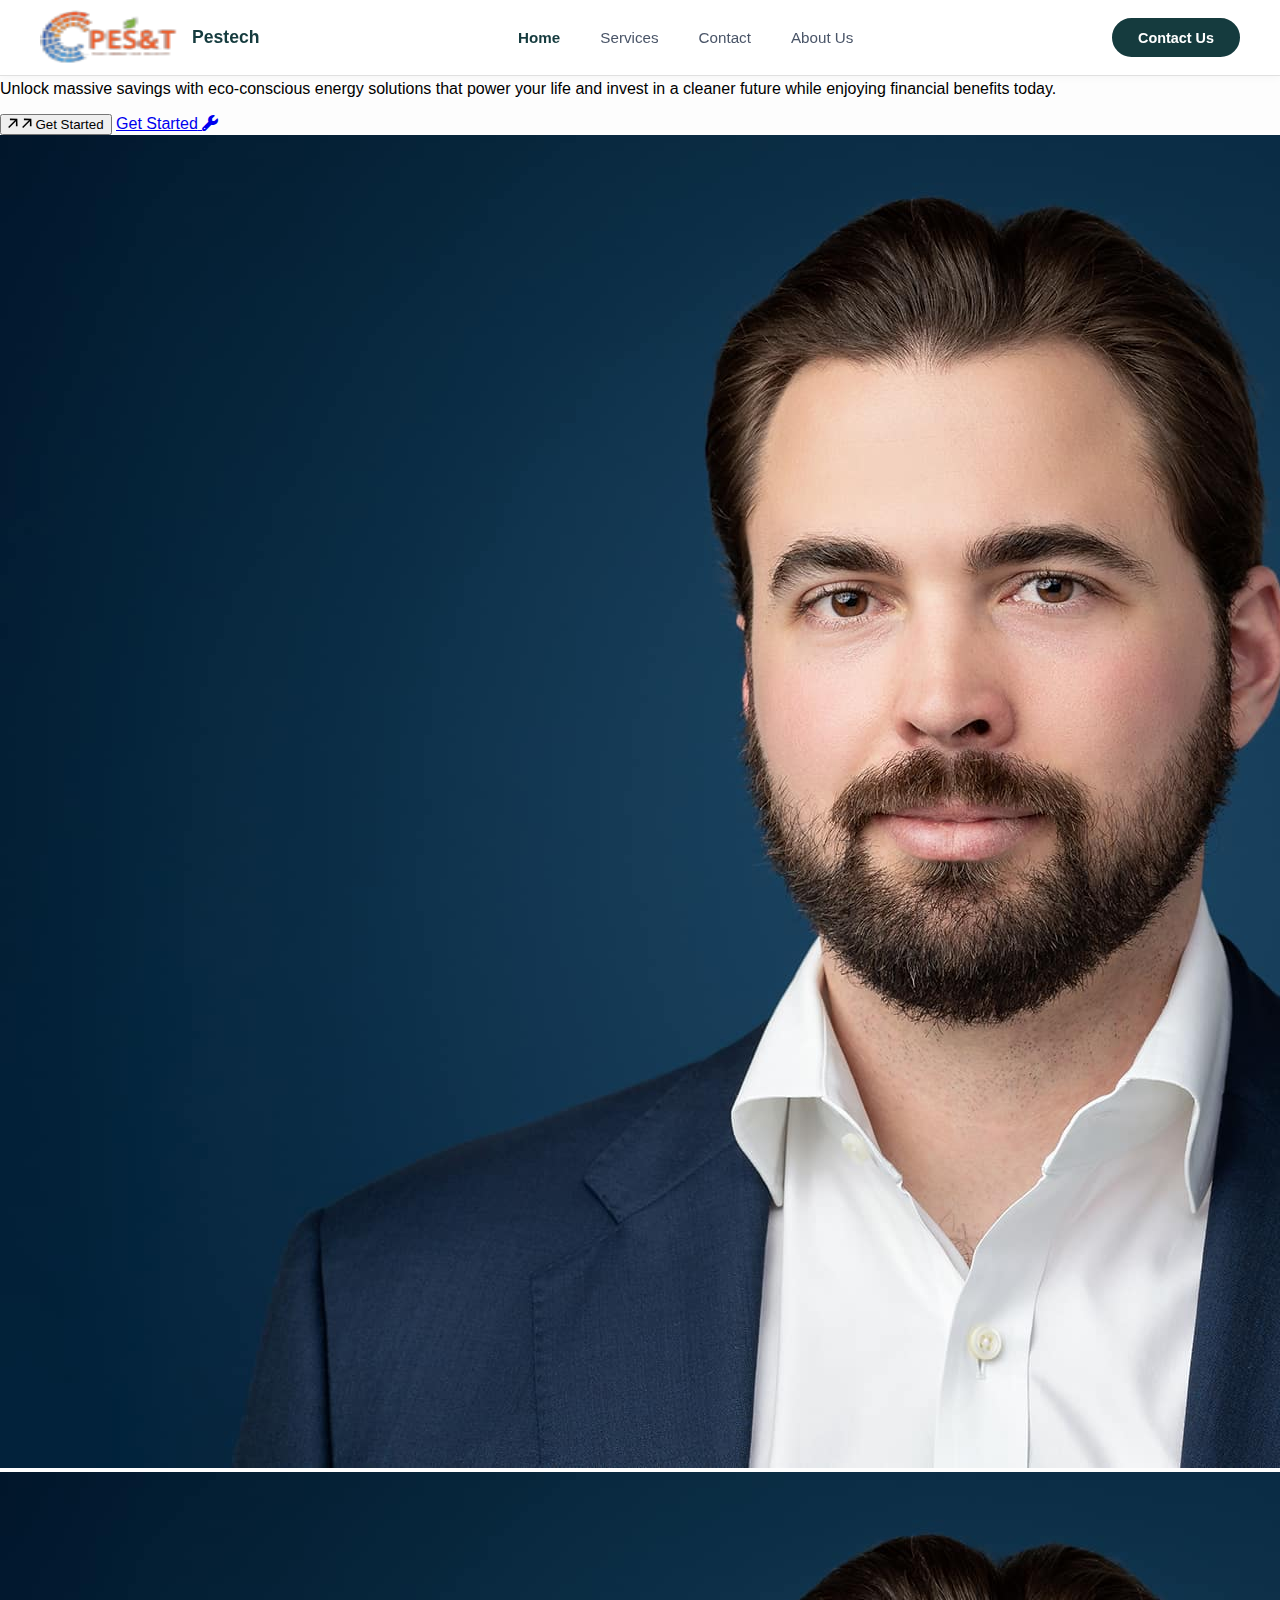
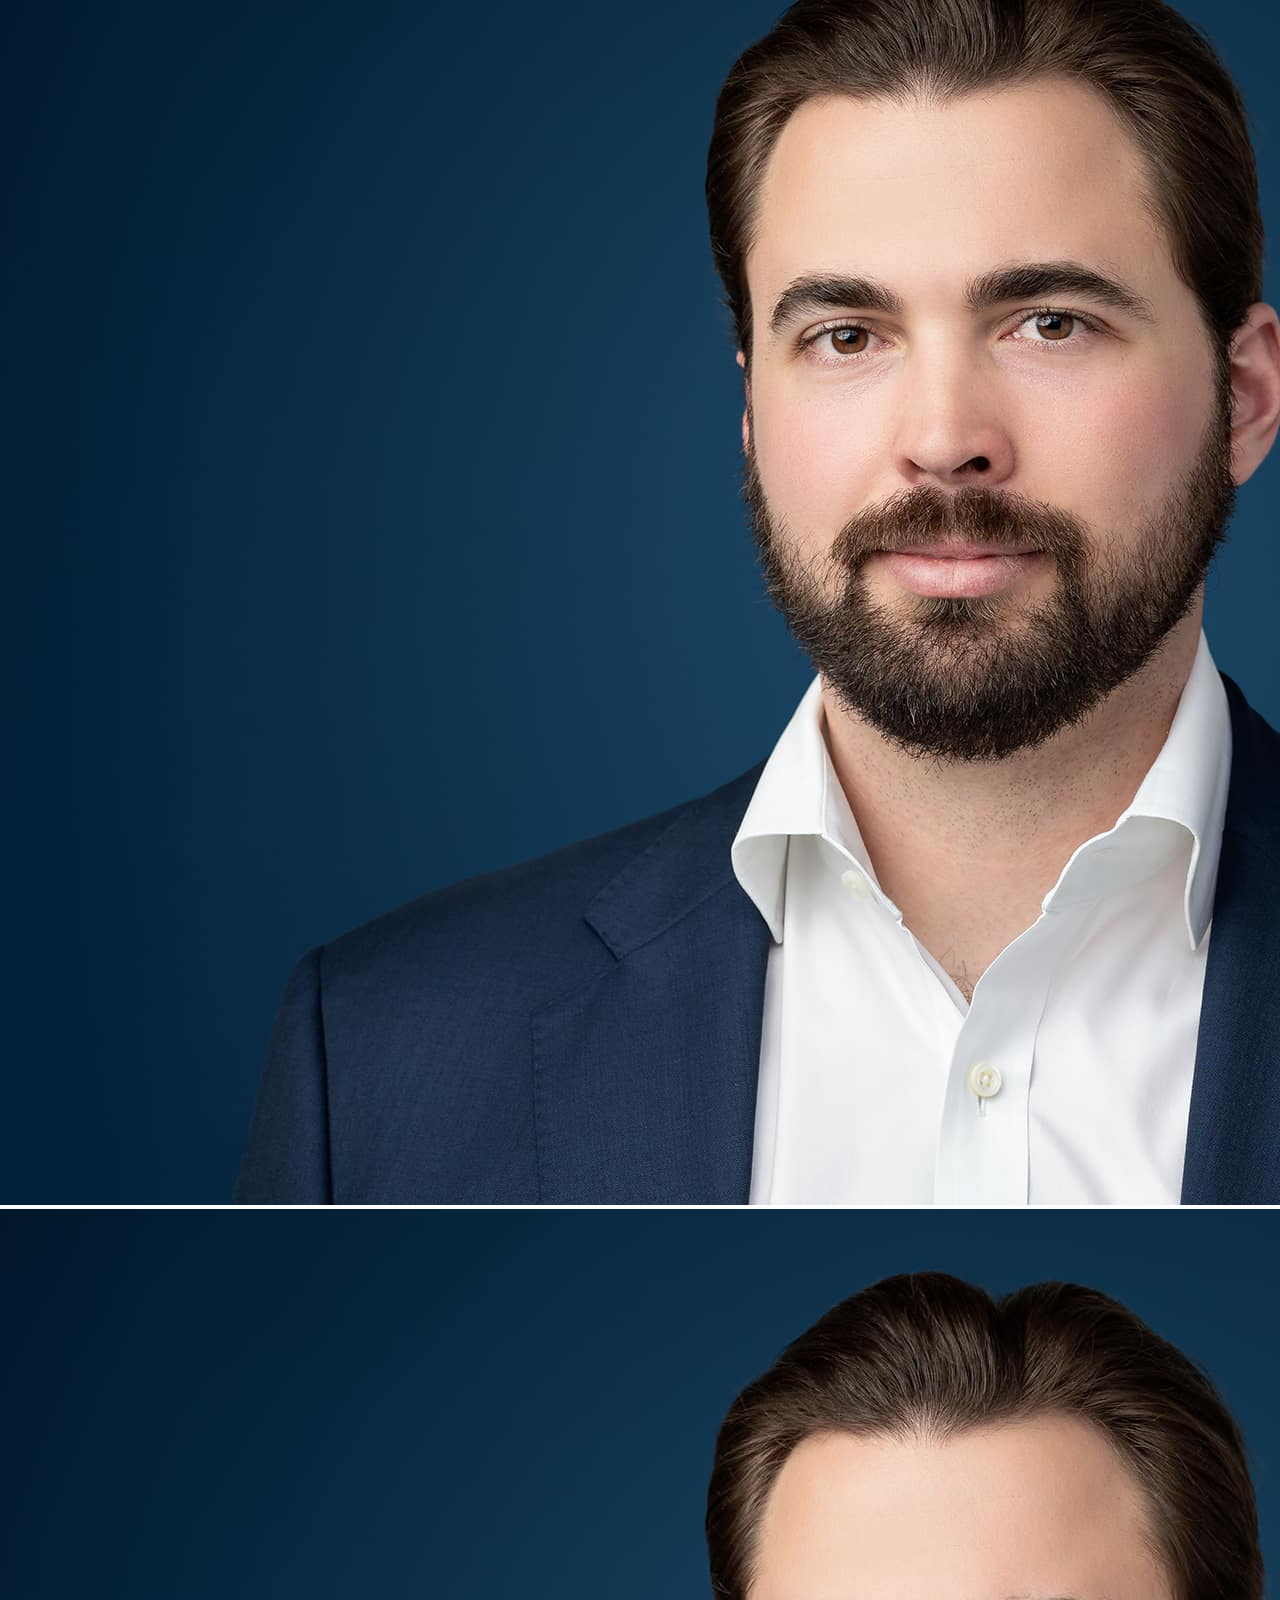
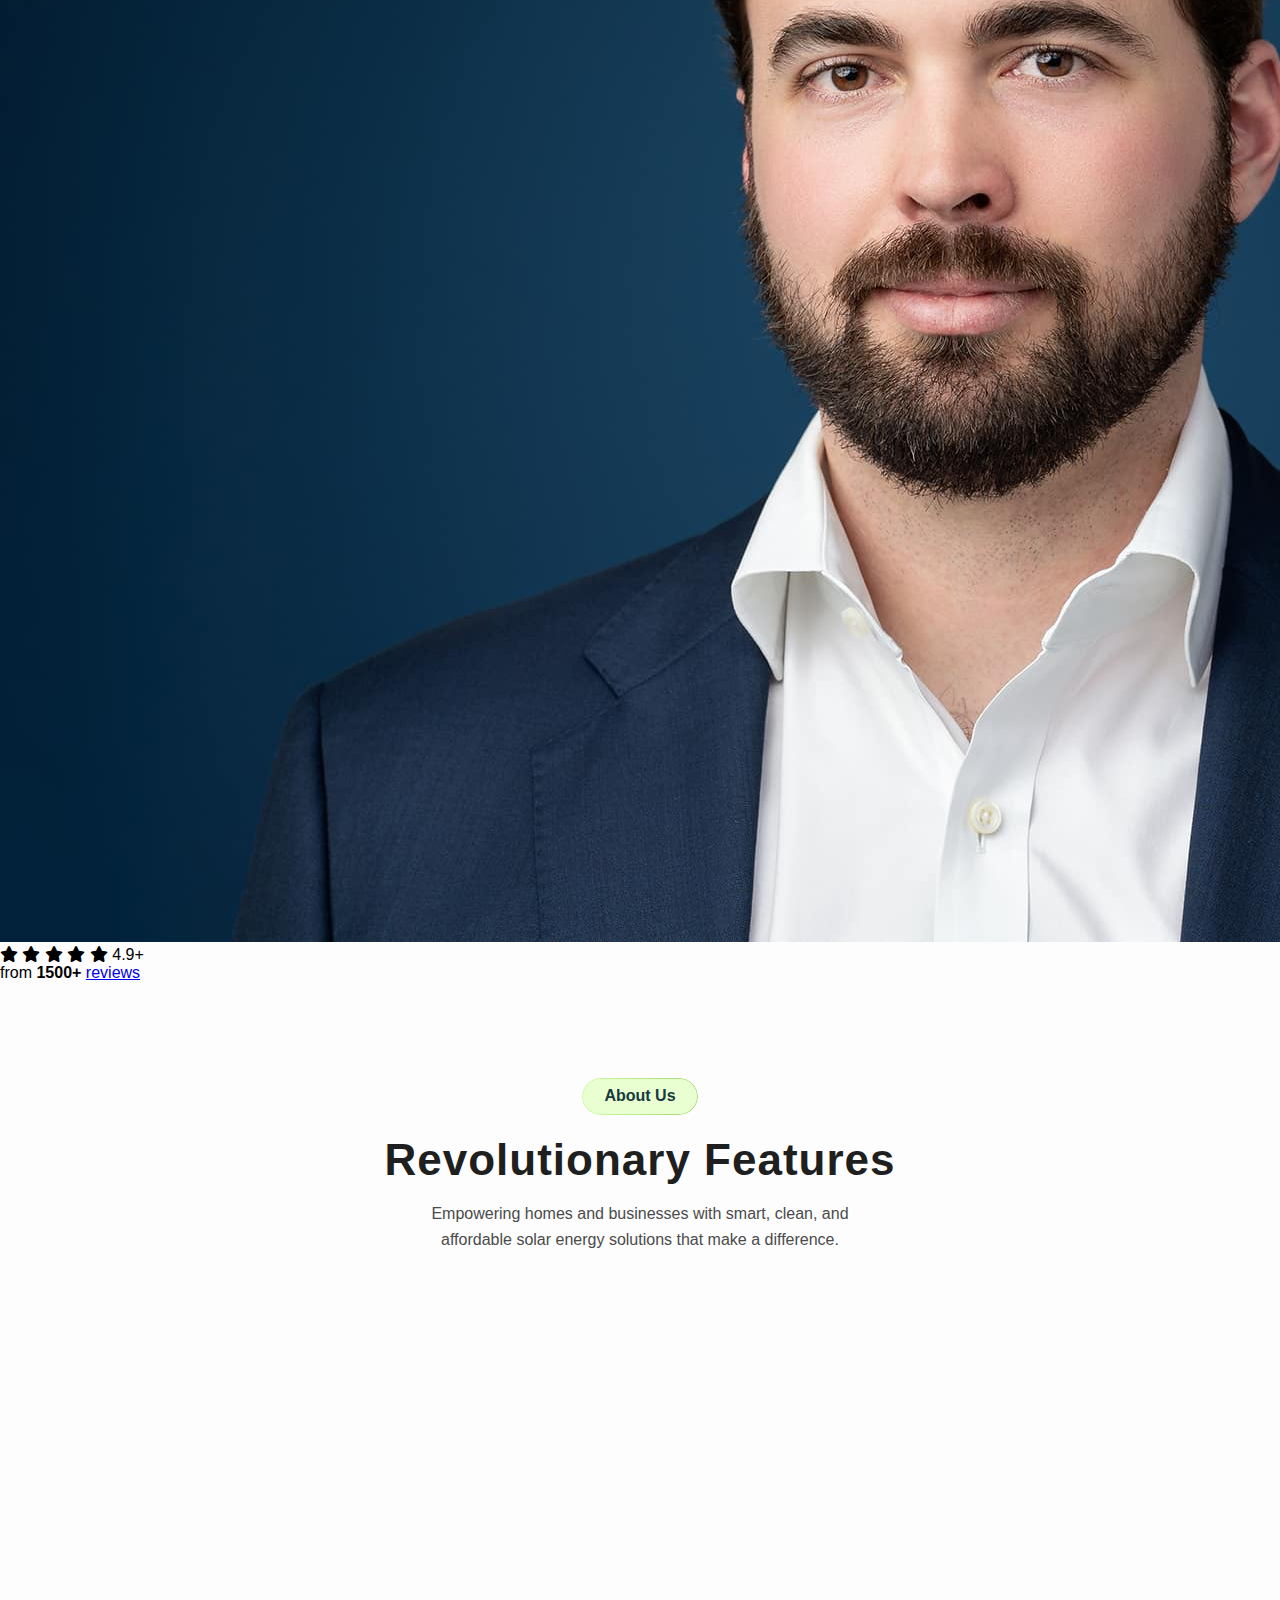
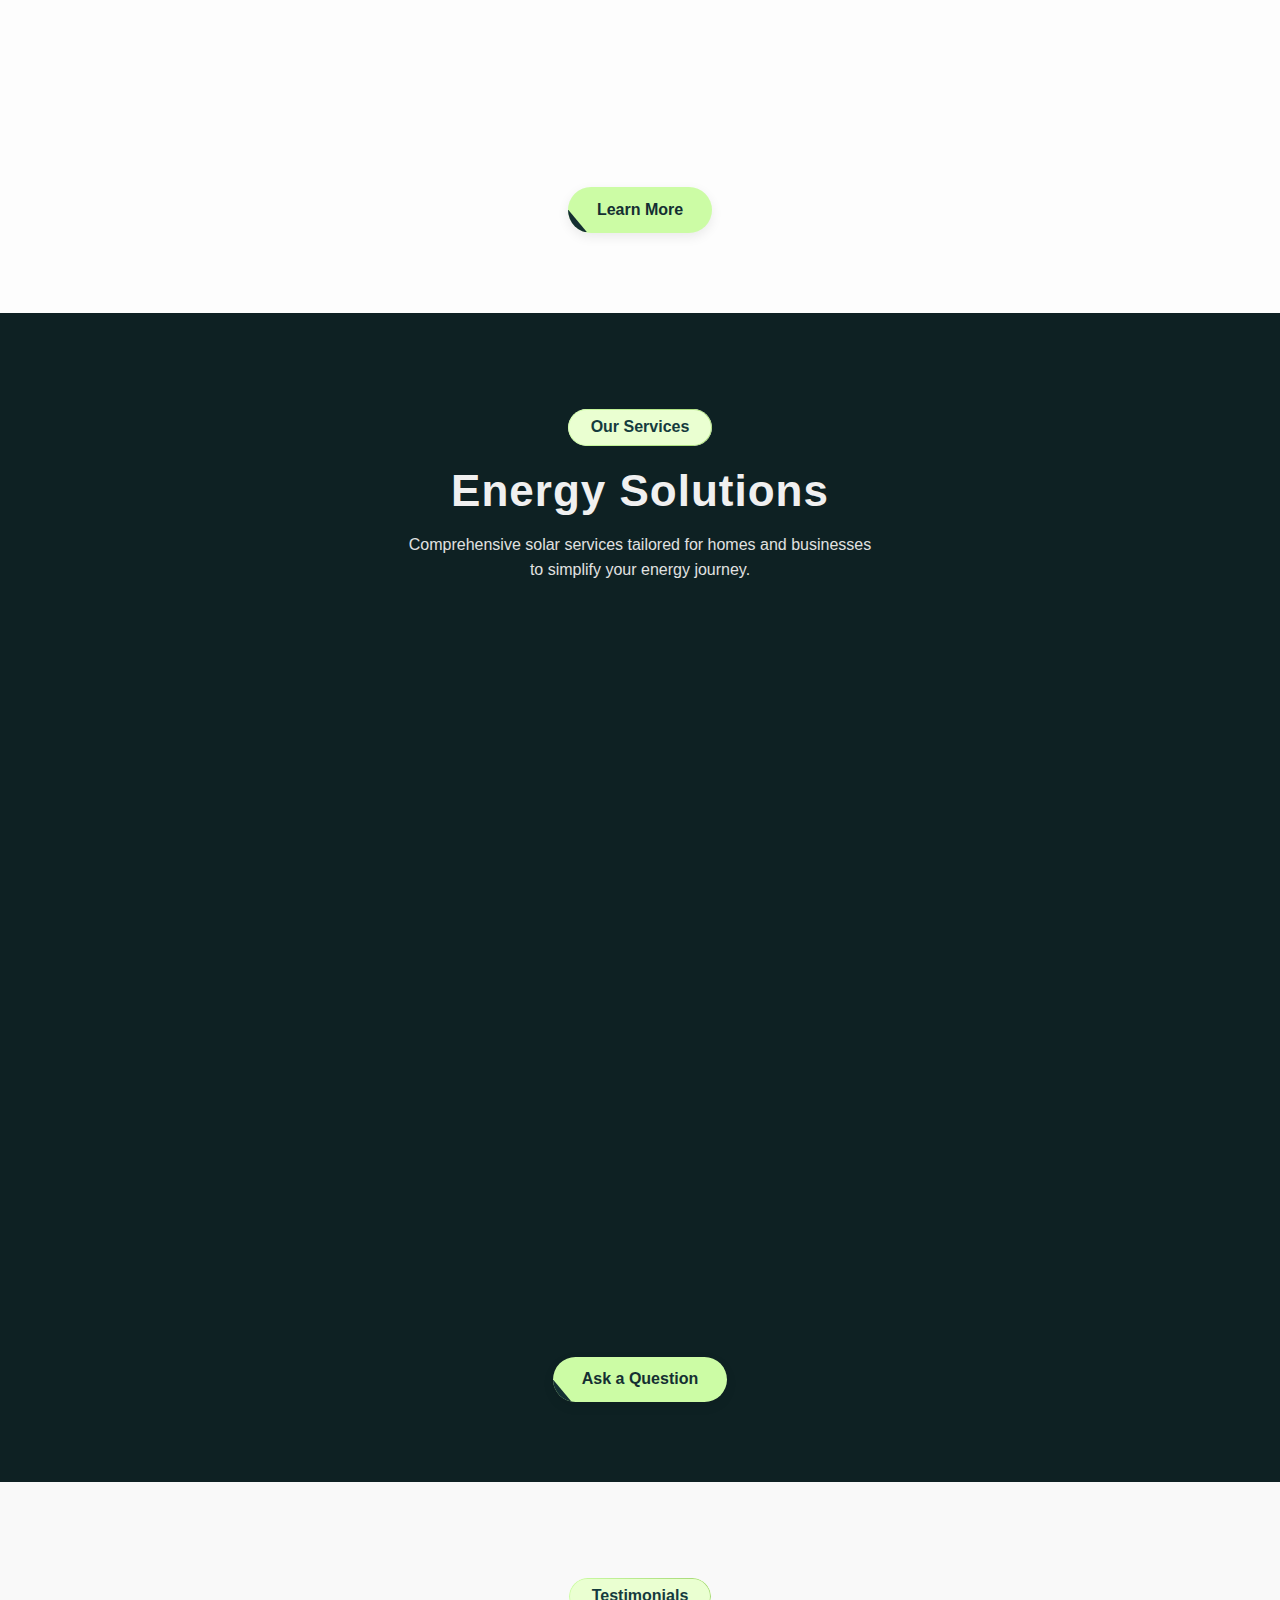
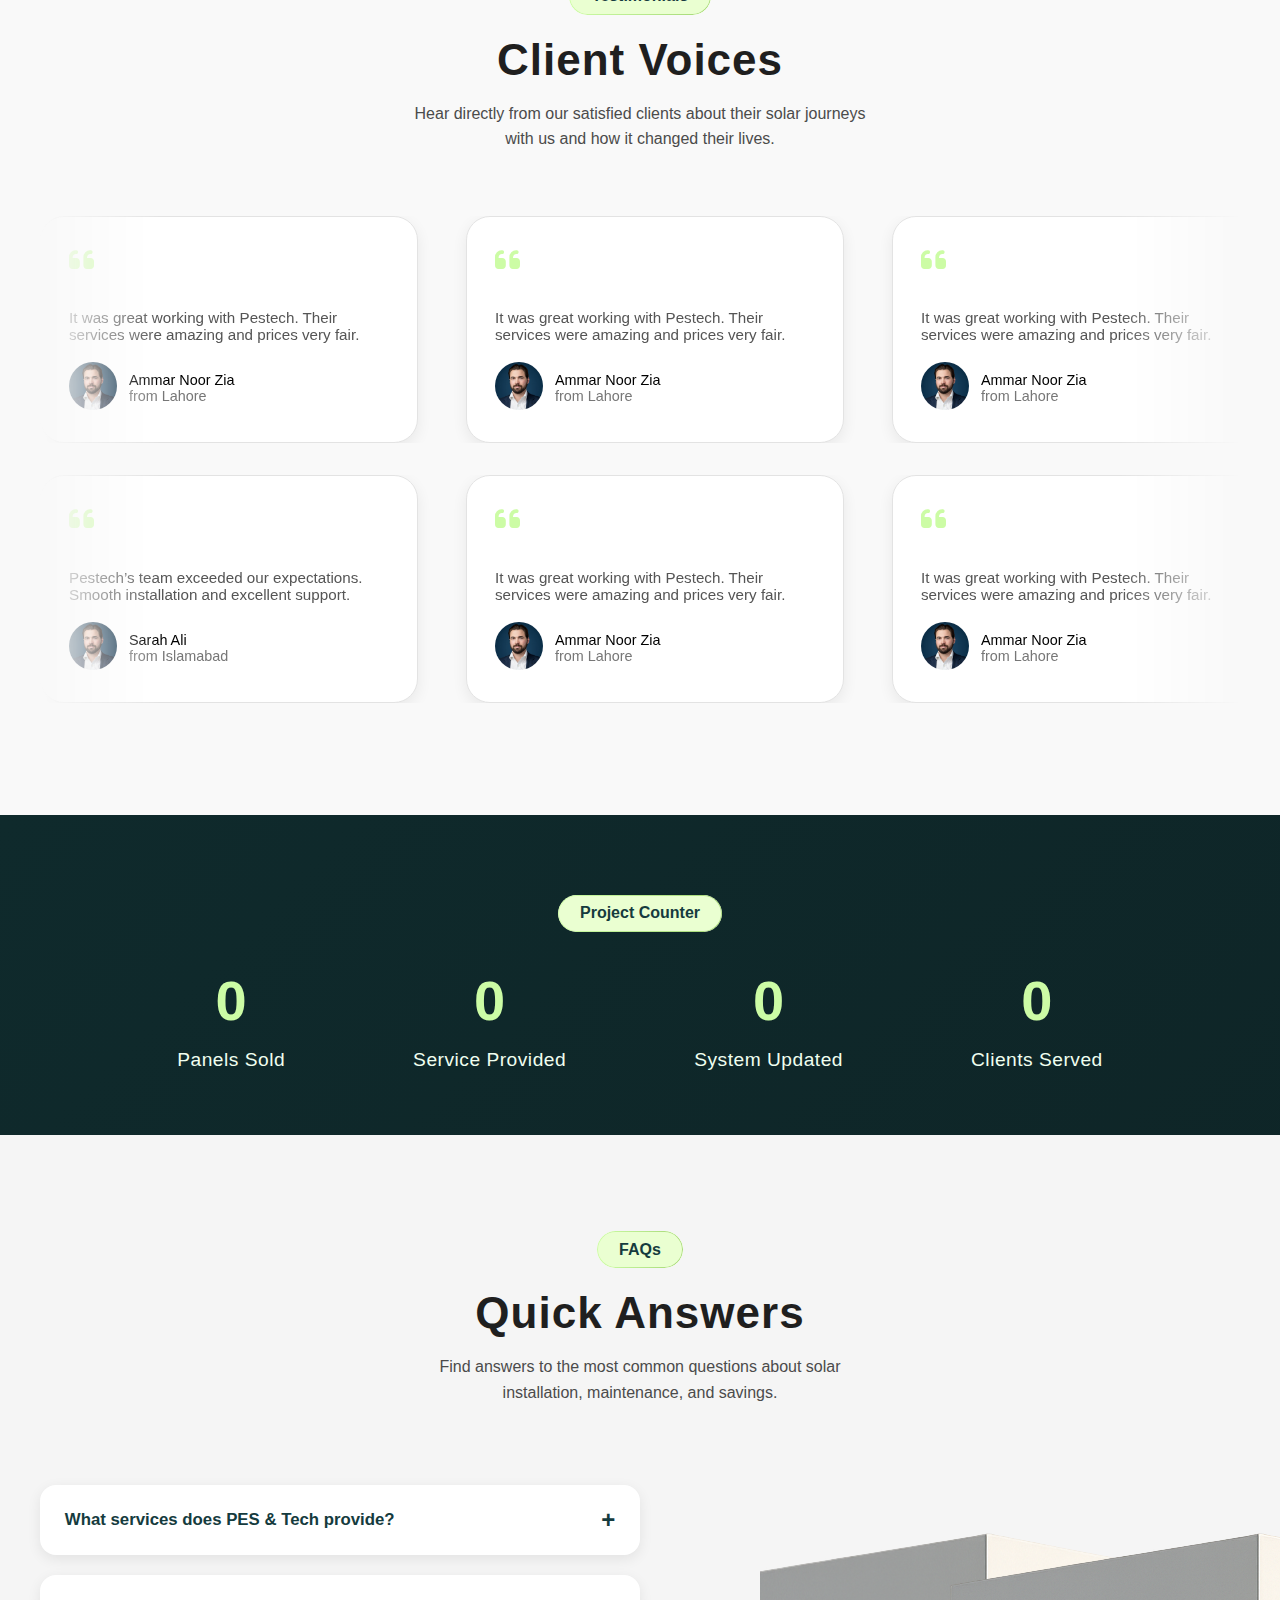
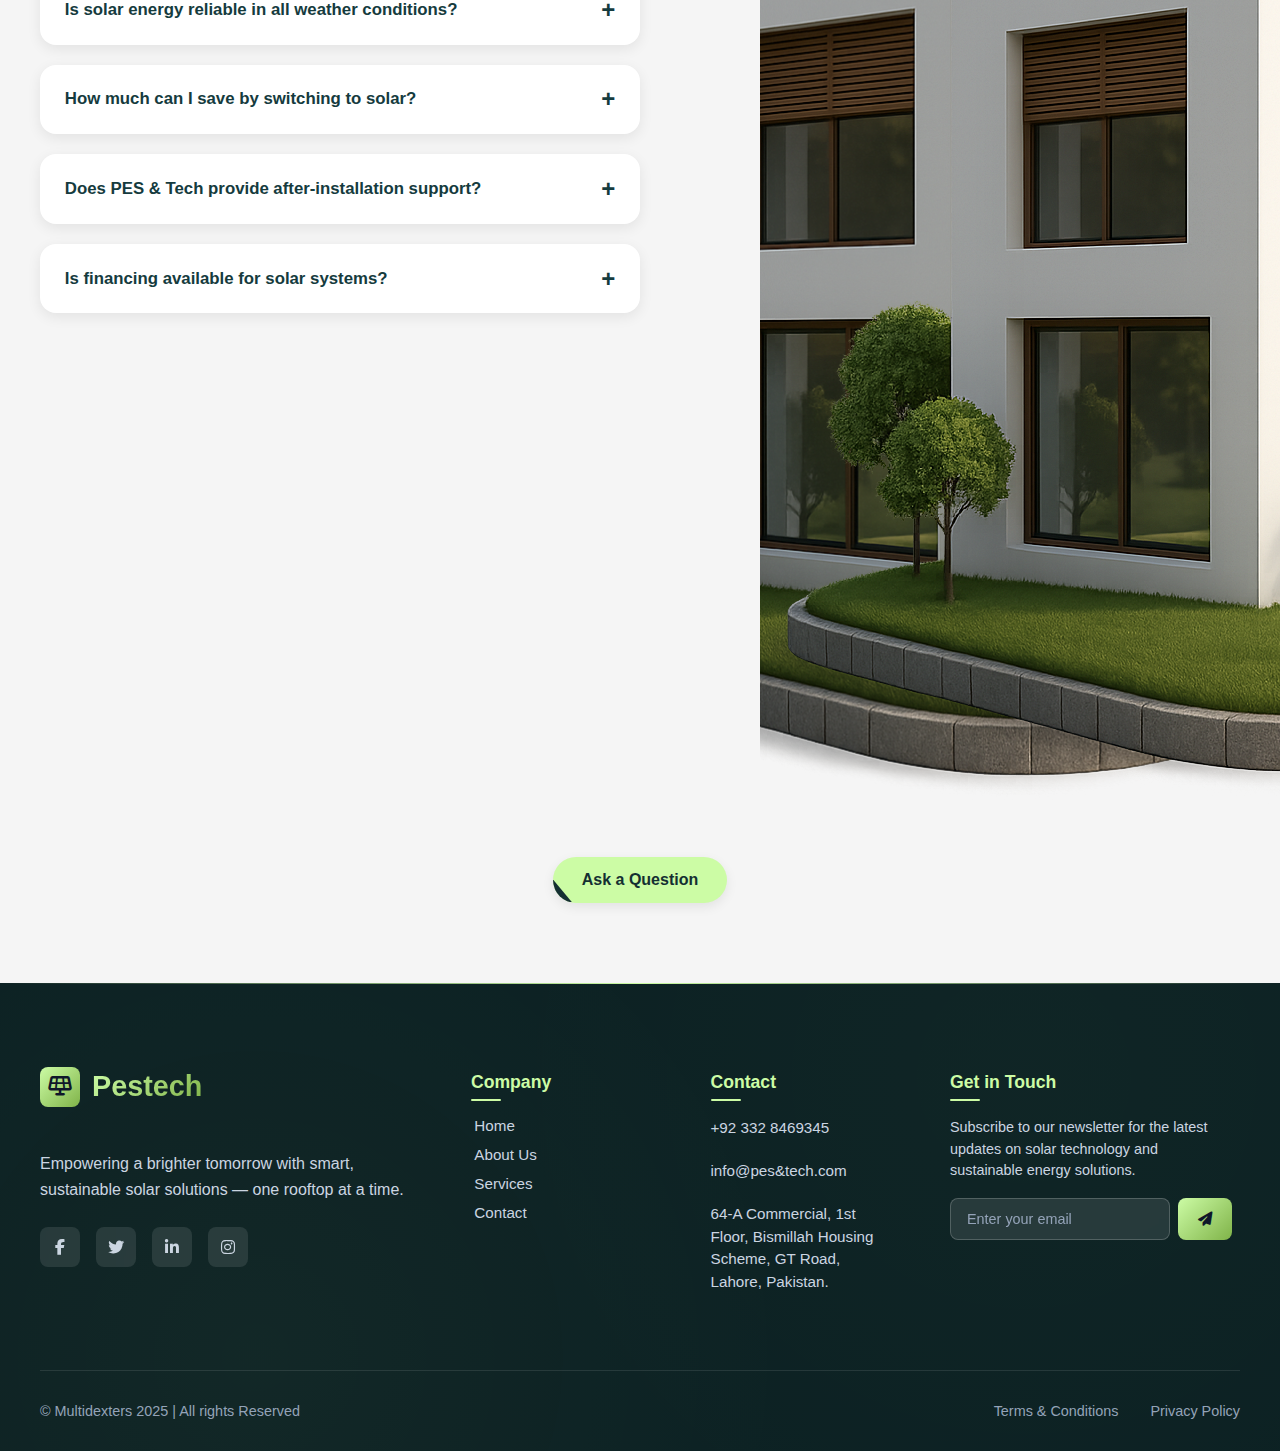
<file: tempo.html>
<!DOCTYPE html>
<html lang="en">
<head>
  <meta charset="UTF-8" />
  <meta name="viewport" content="width=device-width, initial-scale=1.0" />
  <title>Your Page Title</title>
  <link rel="stylesheet" href="style.css" />

  <link rel="stylesheet" href="https://cdnjs.cloudflare.com/ajax/libs/font-awesome/6.5.0/css/all.min.css" integrity="sha512-..." crossorigin="anonymous" referrerpolicy="no-referrer" />

<style>



</style>

</head>
<body>

    <div id="navbar-placeholder"></div>


    <main>

          <section class="hero-section">
          <div class="hero-bg"></div>

          <div class="hero-content">
          <h1>
            <span class="custom-font">Power</span> Up Your Savings the 
            <span class="custom-font">Green Way</span>
          </h1>
          <p>
            Unlock massive savings with eco-conscious energy solutions that power your life and invest in a cleaner future while enjoying financial benefits today.
          </p>
          <div class="hero-buttons">
            <!-- Primary Button -->
            <button class="btn explore-btn">
              <span class="btn__icon-wrapper">
                <svg viewBox="0 0 14 15" fill="none" xmlns="http://www.w3.org/2000/svg" width="10" class="btn__icon-svg">
                  <path d="M13.376 11.552l-.264-10.44-10.44-.24.024 2.28 6.96-.048L.2 12.56l1.488 1.488 9.432-9.432-.048 6.912 2.304.024z" fill="currentColor" />
                </svg>
                <svg viewBox="0 0 14 15" fill="none" width="10" xmlns="http://www.w3.org/2000/svg" class="btn__icon-svg btn__icon-svg--copy">
                  <path d="M13.376 11.552l-.264-10.44-10.44-.24.024 2.28 6.96-.048L.2 12.56l1.488 1.488 9.432-9.432-.048 6.912 2.304.024z" fill="currentColor" />
                </svg>
              </span>
              Get Started
            </button>

            <!-- Secondary Button -->
            <a href="#contact" class="btn secondary-btn">
              <span class="btn-text">Get Started</span>
              <span class="btn-icon"><i class="fa-solid fa-wrench"></i></span>
            </a>
          </div>

        <div class="hero-reviews">
          <div class="review-avatars">
            <img src="Pictures/client-picture.jpg" alt="User 1" />
            <img src="Pictures/client-picture.jpg" alt="User 2" />
            <img src="Pictures/client-picture.jpg" alt="User 3" />
          </div>
          <div class="review-rating">
            <div class="stars-line">
              <span class="stars">
                <i class="fa-solid fa-star"></i>
                <i class="fa-solid fa-star"></i>
                <i class="fa-solid fa-star"></i>
                <i class="fa-solid fa-star"></i>
                <i class="fa-solid fa-star"></i>
              </span>
              <span class="rating-value">4.9+</span>
            </div>
            <div class="review-count">
              from <strong>1500+</strong> <a href="#">reviews</a>
            </div>
          </div>
        </div>


          </div>
        </section>

        <section class="About-section">
            <div class="about-container">
                <div class="about-container-wrapper">
                  
                    <div class="section-headers">
                    <p class="header-name">About Us</p>
                    <div class="header-details">
                      <h2>Revolutionary Features</h2>
                      <p>Empowering homes and businesses with smart, clean, and affordable solar energy solutions that make a difference.</p>
                    </div>
                  </div>

                    <div class="about-cards"> 
                    <div class="abt-card featured">
                    <img src="Pictures/abt-1.png" alt="abt-1">
                    <h3>Smart Energy</h3>
                    <p>We design intelligent solar systems that work efficiently and save you more.</p>
                    </div>


                    <div class="abt-card">
                        <img src="Pictures/abt-2.png" alt="abt-1">
                    <h3>Clean Power</h3>
                    <p>Switch to renewable energy that’s better for your home and the environment.</p>
                    </div>

                    <div class="abt-card">
                        <img src="Pictures/abt-3.png" alt="abt-1">
                    <h3>Real Savings</h3>
                    <p>Lower your energy bills with cost-effective solar solutions built for you.</p>
                    </div>

                    <div class="abt-card">
                        <img src="Pictures/abt-4.png" alt="abt-1">
                    <h3>Future Ready</h3>
                    <p>We innovate constantly to bring you energy that’s built for tomorrow.</p>
                    </div>
                    </div>

                    <div class="section-buttons">
                        <a href="#" class="section-button-styling">Learn More</a>
                    </div>
                </div>
            </div>
        </section>

        <section class="services-section">
            <div class="services-container">
                <div class="service-container-wrapper">

                    <div class="section-headers">
                    <p class="header-name">Our Services</p>
                    <div class="header-details">
                      <h2 style="color: rgb(240, 240, 240);">Energy Solutions</h2>
                      <p style="color: rgb(225, 225, 225);">Comprehensive solar services tailored for homes and businesses to simplify your energy journey.</p>
                    </div>
                  </div>

                    <div class="servives-cards">
                        <div class="service-crd">
                        <div class="ser-card-icon">
                        <svg class="services-icon" viewBox="0 0 24 24" fill="none" xmlns="http://www.w3.org/2000/svg" stroke="#636363"><g id="SVGRepo_bgCarrier" stroke-width="0"></g><g id="SVGRepo_tracerCarrier" stroke-linecap="round" stroke-linejoin="round"></g><g id="SVGRepo_iconCarrier"> <path d="M2 14C2 10.2288 2 8.34315 3.17157 7.17157C4.34315 6 6.22876 6 10 6H14C17.7712 6 19.6569 6 20.8284 7.17157C22 8.34315 22 10.2288 22 14C22 17.7712 22 19.6569 20.8284 20.8284C19.6569 22 17.7712 22 14 22H10C6.22876 22 4.34315 22 3.17157 20.8284C2 19.6569 2 17.7712 2 14Z" stroke="#ccfca5" stroke-width="1.5"></path> <path d="M16 6C16 4.11438 16 3.17157 15.4142 2.58579C14.8284 2 13.8856 2 12 2C10.1144 2 9.17157 2 8.58579 2.58579C8 3.17157 8 4.11438 8 6" stroke="#ccfca5" stroke-width="1.5"></path> <path d="M12 17.3333C13.1046 17.3333 14 16.5871 14 15.6667C14 14.7462 13.1046 14 12 14C10.8954 14 10 13.2538 10 12.3333C10 11.4129 10.8954 10.6667 12 10.6667M12 17.3333C10.8954 17.3333 10 16.5871 10 15.6667M12 17.3333V18M12 10V10.6667M12 10.6667C13.1046 10.6667 14 11.4129 14 12.3333" stroke="#ccfca5" stroke-width="1.5" stroke-linecap="round"></path> </g></svg></div>
                        <div class="ser-card-details">
                            <h3>Cost Estimation</h3>
                            <p>We calculate accurate solar setup costs based on your energy needs.</p>
                            <a class="service-card-learn-more" href="#">Learn More <span>></span></a>
                        </div>
                        </div>

                        <div class="service-crd">
                        <div class="ser-card-icon">
                        <svg class="services-icon" fill="#d5feb3" viewBox="0 0 1024 1024" xmlns="http://www.w3.org/2000/svg"><g id="SVGRepo_bgCarrier" stroke-width="0"></g><g id="SVGRepo_tracerCarrier" stroke-linecap="round" stroke-linejoin="round"></g><g id="SVGRepo_iconCarrier"><path d="M1006.37 215.936c-10.784-4.976-23.582-3.088-32.558 4.848L812.5 365.68 666.868 216.272 811.06 49.744c7.84-9.056 9.745-21.536 4.865-32.512S800.26-.463 788.405-.463h-8.69c-89.12 0-242.976 7.664-311.663 77.343l-13.857 13.76c-73.28 74.768-86.288 197.376-47.68 290.576L37.236 758.112c-49.791 50.48-49.791 132.32 0 182.816l45.073 45.697c24.895 25.232 57.535 37.856 90.175 37.856 32.624 0 65.263-12.624 90.143-37.856l374.72-377.728c35.44 19.152 84 31.664 124.784 31.664 65.376 0 127.344-26.369 174.527-74.256l13.664-13.84c74.609-75.648 73.456-237.297 73.792-308.417.033-12.096-6.927-23.088-17.743-28.112zM905.666 509.008l-11.873 13.871c-35.744 36.273-82.496 53.648-131.664 53.648-24.32 0-57.088-4.576-79.216-13.792-20-8.303-38.576-20.288-55.2-35.423L217.537 940.928c-12.032 12.223-28.032 18.943-45.057 18.943s-33.04-6.72-45.088-18.943l-45.055-45.68c-24.865-25.216-24.865-66.224-.017-91.44l400.784-408.863c-13.44-19.569-22.593-40.897-28.049-62.977h-.015c-15.424-62.384-6.432-148.607 42.016-198.048L510.848 120c41.552-42.16 149.456-54.624 209.2-58.304l-117.36 135.536c-10.496 12.128-9.967 30.4 1.216 41.872L789.44 429.44c11.248 11.584 29.44 12.256 41.553 1.52L961.6 313.328c-3.888 63.36-16.192 155.376-55.935 195.68z"></path></g></svg></div>
                        <div class="ser-card-details">
                            <h3>System Installation</h3>
                            <p>Expert installation of solar panels for homes, offices, and industries.</p>
                            <a class="service-card-learn-more" href="#">Learn More <span>></span></a>
                        </div>
                        </div>

                        <div class="service-crd">
                        <div class="ser-card-icon">
                        <svg class="services-icon" viewBox="0 0 24 24" xmlns="http://www.w3.org/2000/svg" fill="#000000"><g id="SVGRepo_bgCarrier" stroke-width="0"></g><g id="SVGRepo_tracerCarrier" stroke-linecap="round" stroke-linejoin="round"></g><g id="SVGRepo_iconCarrier"> <path fill="none" stroke="#ccfca5" stroke-width="2" d="M12,18 L12,8 L12,18 Z M12,23 C18.0751322,23 23,18.0751322 23,12 C23,5.92486775 18.0751322,1 12,1 C5.92486775,1 1,5.92486775 1,12 C1,18.0751322 5.92486775,23 12,23 Z M17,12 L12,7 L7,12"></path> </g></svg>
                        </div>
                        <div class="ser-card-details">
                            <h3>System Upgrade</h3>
                            <p>Upgrade your old solar system with newer, more efficient technology.</p>
                            <a class="service-card-learn-more" href="#">Learn More <span>></span></a>
                        </div>
                        </div>

                        <div class="service-crd">
                        <div class="ser-card-icon">
                        <svg class="services-icon" viewBox="0 0 24 24" fill="none" xmlns="http://www.w3.org/2000/svg"><g id="SVGRepo_bgCarrier" stroke-width="0"></g><g id="SVGRepo_tracerCarrier" stroke-linecap="round" stroke-linejoin="round"></g><g id="SVGRepo_iconCarrier"> <path d="M12.0762 9.48014C12.3413 9.16193 12.2983 8.68901 11.9801 8.42384C11.6619 8.15867 11.189 8.20166 10.9238 8.51987L8.42383 11.5199C8.23753 11.7434 8.19737 12.0546 8.3208 12.3181C8.44424 12.5817 8.70898 12.75 8.99999 12.75H10.8987L9.42383 14.5199C9.15865 14.8381 9.20165 15.311 9.51986 15.5762C9.83806 15.8413 10.311 15.7983 10.5762 15.4801L13.0762 12.4801C13.2625 12.2566 13.3026 11.9454 13.1792 11.6819C13.0558 11.4183 12.791 11.25 12.5 11.25H10.6013L12.0762 9.48014Z" fill="#ccfca5"></path> <path fill-rule="evenodd" clip-rule="evenodd" d="M9.94358 3.25H11.5564C13.3942 3.24998 14.8498 3.24997 15.989 3.40314C17.1614 3.56076 18.1104 3.89288 18.8588 4.64124C19.6071 5.38961 19.9392 6.33856 20.0969 7.51098C20.25 8.65018 20.25 10.1058 20.25 11.9435V12.0564C20.25 13.8942 20.25 15.3498 20.0969 16.489C19.9392 17.6614 19.6071 18.6104 18.8588 19.3588C18.1104 20.1071 17.1614 20.4392 15.989 20.5969C14.8498 20.75 13.3942 20.75 11.5565 20.75H9.94359C8.10585 20.75 6.65018 20.75 5.51098 20.5969C4.33856 20.4392 3.38961 20.1071 2.64124 19.3588C1.89288 18.6104 1.56076 17.6614 1.40314 16.489C1.24997 15.3498 1.24998 13.8942 1.25 12.0564V11.9436C1.24998 10.1058 1.24997 8.65019 1.40314 7.51098C1.56076 6.33856 1.89288 5.38961 2.64124 4.64124C3.38961 3.89288 4.33856 3.56076 5.51098 3.40314C6.65019 3.24997 8.10583 3.24998 9.94358 3.25ZM5.71085 4.88976C4.70476 5.02502 4.12511 5.27869 3.7019 5.7019C3.27869 6.12511 3.02502 6.70476 2.88976 7.71085C2.75159 8.73851 2.75 10.0932 2.75 12C2.75 13.9068 2.75159 15.2615 2.88976 16.2892C3.02502 17.2952 3.27869 17.8749 3.7019 18.2981C4.12511 18.7213 4.70476 18.975 5.71085 19.1102C6.73851 19.2484 8.09318 19.25 10 19.25H11.5C13.4068 19.25 14.7615 19.2484 15.7892 19.1102C16.7952 18.975 17.3749 18.7213 17.7981 18.2981C18.2213 17.8749 18.475 17.2952 18.6102 16.2892C18.7484 15.2615 18.75 13.9068 18.75 12C18.75 10.0932 18.7484 8.73851 18.6102 7.71085C18.475 6.70476 18.2213 6.12511 17.7981 5.7019C17.3749 5.27869 16.7952 5.02502 15.7892 4.88976C14.7615 4.75159 13.4068 4.75 11.5 4.75H10C8.09318 4.75 6.73851 4.75159 5.71085 4.88976Z" fill="#ccfca5"></path> <path d="M22 14.75C21.5858 14.75 21.25 14.4142 21.25 14L21.25 10C21.25 9.58579 21.5858 9.25 22 9.25C22.4142 9.25 22.75 9.58579 22.75 10L22.75 14C22.75 14.4142 22.4142 14.75 22 14.75Z" fill="#ccfca5"></path> </g></svg>
                        </div>
                        <div class="ser-card-details">
                            <h3>Power Storage</h3>
                            <p>Store extra solar power using batteries for uninterrupted energy supply.</p>
                            <a class="service-card-learn-more" href="#">Learn More <span>></span></a>
                        </div>
                        </div>

                        <div class="service-crd">
                        <div class="ser-card-icon">
                        <svg class="services-icon" viewBox="0 0 24 24" fill="none" xmlns="http://www.w3.org/2000/svg"><g id="SVGRepo_bgCarrier" stroke-width="0"></g><g id="SVGRepo_tracerCarrier" stroke-linecap="round" stroke-linejoin="round"></g><g id="SVGRepo_iconCarrier"> <path d="M12.5 9.5L10 13H14L11.5 16.5M3 14.6V12.1301C3 10.9814 3 10.4071 3.14805 9.87813C3.2792 9.4096 3.49473 8.96892 3.78405 8.57774C4.11067 8.13614 4.56404 7.78352 5.47078 7.07828L8.07078 5.05606C9.47608 3.96304 10.1787 3.41654 10.9546 3.20646C11.6392 3.0211 12.3608 3.0211 13.0454 3.20646C13.8213 3.41654 14.5239 3.96305 15.9292 5.05606L18.5292 7.07828C19.436 7.78352 19.8893 8.13614 20.2159 8.57774C20.5053 8.96892 20.7208 9.4096 20.8519 9.87813C21 10.4071 21 10.9814 21 12.1301V14.6C21 16.8402 21 17.9603 20.564 18.816C20.1805 19.5686 19.5686 20.1805 18.816 20.564C17.9603 21 16.8402 21 14.6 21H9.4C7.15979 21 6.03969 21 5.18404 20.564C4.43139 20.1805 3.81947 19.5686 3.43597 18.816C3 17.9603 3 16.8402 3 14.6Z" stroke="#ccfca5" stroke-width="2" stroke-linecap="round" stroke-linejoin="round"></path> </g></svg>
                        </div>
                        <div class="ser-card-details">
                            <h3>Panel Maintenance</h3>
                            <p>We inspect, clean, and maintain your solar panels for peak performance.</p>
                            <a class="service-card-learn-more" href="#">Learn More <span>></span></a>
                        </div>
                        </div>

                        <div class="service-crd">
                        <div class="ser-card-icon">
                        <svg class="services-icon" viewBox="0 0 192 192" xmlns="http://www.w3.org/2000/svg" xml:space="preserve" fill="none"><g id="SVGRepo_bgCarrier" stroke-width="0"></g><g id="SVGRepo_tracerCarrier" stroke-linecap="round" stroke-linejoin="round"></g><g id="SVGRepo_iconCarrier"> <g style="stroke-width:8.42221;stroke-dasharray:none" transform="translate(-42.103 -40.762) scale(1.4248)"> <ellipse cx="112.253" cy="58.701" rx="11.681" ry="11.861" style="fill:none;stroke:#ccfca5;stroke-width:8.48692;stroke-linecap:round;stroke-linejoin:round;stroke-miterlimit:5;stroke-dasharray:none" transform="skewX(-10) scale(1 .98481)"></ellipse> <ellipse cx="111.236" cy="136.233" rx="11.681" ry="11.861" style="fill:none;stroke:#ccfca5;stroke-width:8.48692;stroke-linecap:round;stroke-linejoin:round;stroke-miterlimit:5;stroke-dasharray:none" transform="skewX(-10) scale(1 .98481)"></ellipse> <path d="M65.636 86.653h99.463v22.178H65.636z" style="fill:none;stroke:#ccfca5;stroke-width:8.49886;stroke-linecap:round;stroke-linejoin:round;stroke-miterlimit:5;stroke-dasharray:none" transform="skewX(-10.875) scale(1 .98204)"></path> </g> </g></svg>
                        </div>
                        <div class="ser-card-details">
                            <h3>Energy Consultation</h3>
                            <p>Get personalized solar guidance to choose the most effective solution.</p>
                            <a class="service-card-learn-more" href="#">Learn More <span>></span></a>
                        </div>
                        </div>

                    </div>

                    <div class="section-buttons">
                      <a href="#" class="section-button-styling">Ask a Question</a>
                    </div>
                </div>
            </div>
        </section>

        <section class="testimonial-section">
          <div class="testimonial-container">
            <div class="testimonial-container-wrapper">
  
              <div class="section-headers">
                <p class="header-name">Testimonials</p>
                <div class="header-details">
                  <h2>Client Voices</h2>
                  <p>Hear directly from our satisfied clients about their solar journeys with us and how it changed their lives.</p>
                </div>
              </div>

            <div class="testimonial-bottom">
              <!-- ROW 1: Left to Right -->
              <div class="scroller testimonial-row" data-direction="left" data-speed="slow" >
                <div class="scroller__inner">
                  <div class="testimonial-card">
                    <div class="card-icon">
                      <i class="fa-solid fa-quote-left"></i>
                    </div>
                    <div class="card-text">
                      <p>It was great working with Pestech. Their services were amazing and prices very fair.</p>
                    </div>
                    <div class="client-details">
                      <div class="client-image">
                        <img src="Pictures/client-picture.jpg" alt="client">
                      </div>
                      <div class="client-name">
                        <p>Ammar Noor Zia</p>
                        <p class="client-location">from Lahore</p>
                      </div>
                    </div>
                  </div>
                  <div class="testimonial-card">
                    <div class="card-icon">
                      <i class="fa-solid fa-quote-left"></i>
                    </div>
                    <div class="card-text">
                      <p>It was great working with Pestech. Their services were amazing and prices very fair.</p>
                    </div>
                    <div class="client-details">
                      <div class="client-image">
                        <img src="Pictures/client-picture.jpg" alt="client">
                      </div>
                      <div class="client-name">
                        <p>Ammar Noor Zia</p>
                        <p class="client-location">from Lahore</p>
                      </div>
                    </div>
                  </div>
                  <div class="testimonial-card">
                    <div class="card-icon">
                      <i class="fa-solid fa-quote-left"></i>
                    </div>
                    <div class="card-text">
                      <p>It was great working with Pestech. Their services were amazing and prices very fair.</p>
                    </div>
                    <div class="client-details">
                      <div class="client-image">
                        <img src="Pictures/client-picture.jpg" alt="client">
                      </div>
                      <div class="client-name">
                        <p>Ammar Noor Zia</p>
                        <p class="client-location">from Lahore</p>
                      </div>
                    </div>
                  </div>
                  <div class="testimonial-card">
                    <div class="card-icon">
                      <i class="fa-solid fa-quote-left"></i>
                    </div>
                    <div class="card-text">
                      <p>It was great working with Pestech. Their services were amazing and prices very fair.</p>
                    </div>
                    <div class="client-details">
                      <div class="client-image">
                        <img src="Pictures/client-picture.jpg" alt="client">
                      </div>
                      <div class="client-name">
                        <p>Ammar Noor Zia</p>
                        <p class="client-location">from Lahore</p>
                      </div>
                    </div>
                  </div>
                  <div class="testimonial-card">
                    <div class="card-icon">
                      <i class="fa-solid fa-quote-left"></i>
                    </div>
                    <div class="card-text">
                      <p>It was great working with Pestech. Their services were amazing and prices very fair.</p>
                    </div>
                    <div class="client-details">
                      <div class="client-image">
                        <img src="Pictures/client-picture.jpg" alt="client">
                      </div>
                      <div class="client-name">
                        <p>Ammar Noor Zia</p>
                        <p class="client-location">from Lahore</p>
                      </div>
                    </div>
                  </div>
                </div>
              </div>

              <!-- ROW 2: Right to Left -->
              <div class="scroller testimonial-row" data-direction="right" data-speed="slow" >
                <div class="scroller__inner">
                  <div class="testimonial-card">
                    <div class="card-icon">
                      <i class="fa-solid fa-quote-left"></i>
                    </div>
                    <div class="card-text">
                      <p>Pestech’s team exceeded our expectations. Smooth installation and excellent support.</p>
                    </div>
                    <div class="client-details">
                      <div class="client-image">
                        <img src="Pictures/client-picture.jpg" alt="client">
                      </div>
                      <div class="client-name">
                        <p>Sarah Ali</p>
                        <p class="client-location">from Islamabad</p>
                      </div>
                    </div>
                  </div>
                  <div class="testimonial-card">
                    <div class="card-icon">
                      <i class="fa-solid fa-quote-left"></i>
                    </div>
                    <div class="card-text">
                      <p>It was great working with Pestech. Their services were amazing and prices very fair.</p>
                    </div>
                    <div class="client-details">
                      <div class="client-image">
                        <img src="Pictures/client-picture.jpg" alt="client">
                      </div>
                      <div class="client-name">
                        <p>Ammar Noor Zia</p>
                        <p class="client-location">from Lahore</p>
                      </div>
                    </div>
                  </div>
                  <div class="testimonial-card">
                    <div class="card-icon">
                      <i class="fa-solid fa-quote-left"></i>
                    </div>
                    <div class="card-text">
                      <p>It was great working with Pestech. Their services were amazing and prices very fair.</p>
                    </div>
                    <div class="client-details">
                      <div class="client-image">
                        <img src="Pictures/client-picture.jpg" alt="client">
                      </div>
                      <div class="client-name">
                        <p>Ammar Noor Zia</p>
                        <p class="client-location">from Lahore</p>
                      </div>
                    </div>
                  </div>
                  <div class="testimonial-card">
                    <div class="card-icon">
                      <i class="fa-solid fa-quote-left"></i>
                    </div>
                    <div class="card-text">
                      <p>It was great working with Pestech. Their services were amazing and prices very fair.</p>
                    </div>
                    <div class="client-details">
                      <div class="client-image">
                        <img src="Pictures/client-picture.jpg" alt="client">
                      </div>
                      <div class="client-name">
                        <p>Ammar Noor Zia</p>
                        <p class="client-location">from Lahore</p>
                      </div>
                    </div>
                  </div>
                  <div class="testimonial-card">
                    <div class="card-icon">
                      <i class="fa-solid fa-quote-left"></i>
                    </div>
                    <div class="card-text">
                      <p>It was great working with Pestech. Their services were amazing and prices very fair.</p>
                    </div>
                    <div class="client-details">
                      <div class="client-image">
                        <img src="Pictures/client-picture.jpg" alt="client">
                      </div>
                      <div class="client-name">
                        <p>Ammar Noor Zia</p>
                        <p class="client-location">from Lahore</p>
                      </div>
                    </div>
                  </div>
                </div>
              </div>
              </div>
            </div>
          </div>
        </section>

        <section class="project-counter-section">
        <div class="counter-container">
            <div class="counter-wrapper">

            <div class="section-headers">
            <p class="header-name">Project Counter</p>
            
          </div>

            <div class="counter-cards">
                <div class="counter-card-details">
                <h2 class="counter" data-target="432">0</h2>
                <p>Panels Sold</p>
                </div>
                <div class="counter-card-details">
                <h2 class="counter" data-target="298">0</h2>
                <p>Service Provided</p>
                </div>
                <div class="counter-card-details">
                <h2 class="counter" data-target="127">0</h2>
                <p>System Updated</p>
                </div>
                <div class="counter-card-details">
                <h2 class="counter" data-target="974">0</h2>
                <p>Clients Served</p>
                </div>
            </div>

            </div>
        </div>
        </section>

        <section class="FAQ-section">
        <div class="faq-container">
          <div class="faq-container-wrapper">

            <div class="section-headers">
            <p class="header-name">FAQs</p>
            <div class="header-details">
              <h2>Quick Answers</h2>
              <p>Find answers to the most common questions about solar installation, maintenance, and savings.</p>
            </div>
           </div>

           <div class="faq-bottom">
            <div class="faq-left">
              <div class="faq-list">
                <div class="faq-item">
                  <button class="faq-question">What services does PES & Tech provide?<span class="faq-icon">+</span></button>
                  <div class="faq-answer">We offer end-to-end solar energy solutions including installation, maintenance, and system upgrades.</div>
                </div>
                <div class="faq-item">
                  <button class="faq-question">Is solar energy reliable in all weather conditions?<span class="faq-icon">+</span></button>
                  <div class="faq-answer">Yes, our systems are designed to work efficiently under varying weather conditions.</div>
                </div>
                <div class="faq-item">
                  <button class="faq-question">How much can I save by switching to solar?<span class="faq-icon">+</span></button>
                  <div class="faq-answer">Savings vary, but most users see a significant drop in energy bills within months.</div>
                </div>
                <div class="faq-item">
                  <button class="faq-question">Does PES & Tech provide after-installation support?<span class="faq-icon">+</span></button>
                  <div class="faq-answer">Absolutely! We provide ongoing support and monitoring services to ensure performance.</div>
                </div>
                <div class="faq-item">
                  <button class="faq-question">Is financing available for solar systems?<span class="faq-icon">+</span></button>
                  <div class="faq-answer">Yes, we offer financing options to make solar solutions more accessible.</div>
                </div>
              </div>
            </div>

            <div class="faq-right">
            <img src="/Pictures/faq-pic.png" alt="FAQ Image" class="faq-img" />
          </div>

            </div>

            <div class="section-buttons">
              <a href="#" class="section-button-styling">Ask a Question</a>
            </div>

            </div>
          </div>
        </section>

    </main>


<div id="footer-placeholder"></div>

  <!-- Script to load footer -->
  <script>
    document.addEventListener('DOMContentLoaded', function () {
      fetch('Footer/footer.html')
        .then(response => response.text())
        .then(data => {
          document.getElementById('footer-placeholder').innerHTML = data;
        })
        .catch(error => {
          console.error('Error loading the footer:', error);
        });
    });
  </script>

  <script>
    // Mobile menu toggle function
    function toggleMobileMenu() {
      const mobileMenu = document.getElementById('mobileMenu');
      const toggleButton = document.querySelector('.mobile-menu-toggle i');

      mobileMenu.classList.toggle('active');

      // Toggle hamburger/close icon
      if (mobileMenu.classList.contains('active')) {
        toggleButton.classList.remove('fa-bars');
        toggleButton.classList.add('fa-times');
      } else {
        toggleButton.classList.remove('fa-times');
        toggleButton.classList.add('fa-bars');
      }
    }

    // Close mobile menu when clicking on a link
    document.querySelectorAll('.mobile-nav .nav-link').forEach(link => {
      link.addEventListener('click', () => {
        const mobileMenu = document.getElementById('mobileMenu');
        const toggleButton = document.querySelector('.mobile-menu-toggle i');

        mobileMenu.classList.remove('active');
        toggleButton.classList.remove('fa-times');
        toggleButton.classList.add('fa-bars');
      });
    });

    // Navbar scroll effect
    window.addEventListener('scroll', () => {
      const navbar = document.querySelector('.navbar');
      if (window.scrollY > 50) {
        navbar.style.backgroundColor = 'rgba(255, 255, 255, 0.98)';
        navbar.style.boxShadow = '0 2px 20px rgba(0, 0, 0, 0.1)';
      } else {
        navbar.style.backgroundColor = 'rgba(255, 255, 255, 0.95)';
        navbar.style.boxShadow = 'none';
      }
    });
  </script>

<script>
document.addEventListener("DOMContentLoaded", () => {
  const counters = document.querySelectorAll(".counter");
  const options = {
    threshold: 0.6
  };

  const animateCounter = (counter) => {
    const target = +counter.getAttribute("data-target");
    const increment = target / 100;
    let current = 0;

    const updateCounter = () => {
      current += increment;
      if (current < target) {
        counter.innerText = Math.ceil(current);
        requestAnimationFrame(updateCounter);
      } else {
        counter.innerText = target + "+";
      }
    };

    updateCounter();
  };

  const observer = new IntersectionObserver((entries, observer) => {
    entries.forEach(entry => {
      if (entry.isIntersecting) {
        animateCounter(entry.target);
        observer.unobserve(entry.target);
      }
    });
  }, options);

  counters.forEach(counter => {
    observer.observe(counter);
  });
});
</script>

<script>
document.addEventListener("DOMContentLoaded", () => {
  const faqItems = document.querySelectorAll(".faq-item");
  faqItems.forEach(item => {
    const button = item.querySelector(".faq-question");
    button.addEventListener("click", () => {
      item.classList.toggle("active");
    });
  });
});
</script>

<script>
document.addEventListener('DOMContentLoaded', () => {
  const scrollers = document.querySelectorAll(".scroller");

  if (!window.matchMedia("(prefers-reduced-motion: reduce)").matches) {
    scrollers.forEach(scroller => {
      scroller.setAttribute("data-animated", true);
      const inner = scroller.querySelector(".scroller__inner");
      const items = Array.from(inner.children);
      items.forEach(item => {
        const clone = item.cloneNode(true);
        clone.setAttribute("aria-hidden", true);
        inner.appendChild(clone);
      });
    });
  }
});
</script>

<script>
  document.addEventListener("DOMContentLoaded", function () {
    const video = document.getElementById("heroVideo");
    if (video) {
      video.playbackRate = 1;
    }
  });
</script>

  <script src="loadNavbar.js"></script>

</body>


</html>
</file>
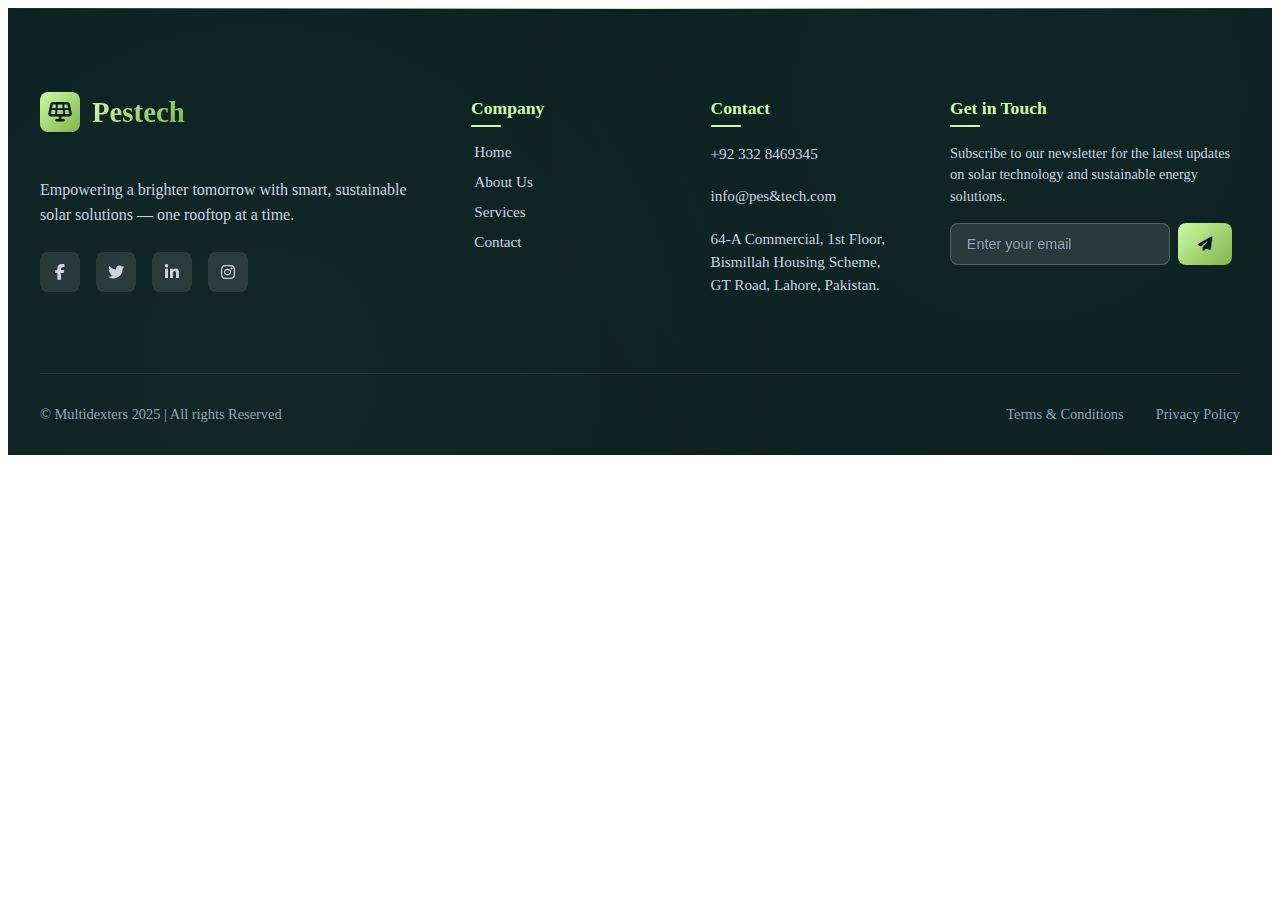
<file: Footer/footer.html>
<!DOCTYPE html>
<html lang="en">

<head>
  <meta charset="UTF-8">
  <meta name="viewport" content="width=device-width, initial-scale=1.0">
  <title>Pestech</title>
  <link href="https://fonts.googleapis.com/css2?family=Inter:wght@300;400;500;600;700&display=swap" rel="stylesheet">
  <link rel="stylesheet" href="https://cdnjs.cloudflare.com/ajax/libs/font-awesome/6.4.0/css/all.min.css">
  <style>
    /* Footer Styles */
    .footer {
      background: #0c2123;
      color: #ffffff;
      position: relative;
      overflow: hidden;
    }

    .footer::before {
      content: '';
      position: absolute;
      top: 0;
      left: 0;
      right: 0;
      height: 1px;
      background: linear-gradient(90deg, transparent, #ccfca5, transparent);
    }

    .footer-container {
      max-width: 1200px;
      margin: 0 auto;
      padding: 4rem 2rem 2rem;
      position: relative;
      z-index: 2;
    }

    .footer-grid {
      display: grid;
      grid-template-columns: 2fr 1fr 1fr 1fr;
      gap: 3rem;
      margin-bottom: 3rem;
    }

    /* Brand Section */
    .footer-brand {
      max-width: 400px;
    }

    .brand-logo {
      display: flex;
      align-items: center;
      gap: 0.75rem;
      margin-bottom: 1.5rem;
    }

    .brand-icon {
      width: 40px;
      height: 40px;
      background: linear-gradient(135deg, #ccfca5, #80b349);
      border-radius: 8px;
      display: flex;
      align-items: center;
      justify-content: center;
      color: #0f172a;
      font-size: 1.2rem;
      font-weight: bold;
    }

    .brand-name {
      font-size: 1.8rem;
      font-weight: 700;
      background: linear-gradient(135deg, #ccfca5, #80b349);
      -webkit-background-clip: text;
      -webkit-text-fill-color: transparent;
      background-clip: text;
    }

    .brand-tagline {
      color: #cbd5e1;
      line-height: 1.6;
      font-size: 1rem;
      margin-bottom: 1.5rem;
    }

    .social-links {
      display: flex;
      gap: 1rem;
    }

    .social-link {
      width: 40px;
      height: 40px;
      background: rgba(255, 255, 255, 0.1);
      border-radius: 8px;
      display: flex;
      align-items: center;
      justify-content: center;
      color: #cbd5e1;
      text-decoration: none;
      transition: all 0.3s ease;
      backdrop-filter: blur(10px);
    }

    .social-link:hover {
      background: #ccfca5;
      color: #0f172a;
      transform: translateY(-2px);
    }

    /* Footer Sections */
    .footer-section {
      padding: 0.5rem 0;
    }

    .footer-section h3 {
      font-size: 1.1rem;
      font-weight: 600;
      margin-bottom: 1.5rem;
      color: #ccfca5;
      position: relative;
    }

    .footer-section h3::after {
      content: '';
      position: absolute;
      bottom: -8px;
      left: 0;
      width: 30px;
      height: 2px;
      background: #ccfca5;
      border-radius: 1px;
    }

    .footer-links {
      list-style: none;
      margin-left: -20% !important;
    }

    .footer-links li {
      margin-bottom: 0.75rem;
    }

    .footer-links a {
      color: #cbd5e1;
      text-decoration: none;
      font-size: 0.95rem;
      transition: all 0.3s ease;
      display: flex;
      align-items: center;
      gap: 0.5rem;
    }

    .footer-links a:hover {
      color: #ccfca5;
      transform: translateX(5px);
    }

    /* Contact Section */
    .contact-item {
      display: flex;
      align-items: flex-start;
      gap: 1rem;
      margin-bottom: 1.25rem;
      color: #cbd5e1;
      font-size: 0.95rem;
      line-height: 1.5;
    }


    .contact-icon {
      min-width: 36px;
      height: 36px;
      background: rgba(204, 252, 165, 0.1);
      border-radius: 8px;
      display: flex;
      align-items: center;
      justify-content: center;
      color: #ccfca5;
      font-size: 1rem;
      flex-shrink: 0;
      transition: all 0.3s ease;
    }

    .contact-item:hover .contact-icon {
      background: rgba(204, 252, 165, 0.2);
      transform: scale(1.05);
    }

    .contact-item a {
      color: #cbd5e1;
      text-decoration: none;
      transition: color 0.3s ease;
      word-break: break-word;
    }

    .contact-item a:hover {
      color: #ccfca5;
      text-decoration: underline;
    }

    .contact-item address {
      font-style: normal;
      margin: 0;
      color: inherit;
    }

    /* Get in Touch Section */
    .newsletter-form {
      display: flex;
      gap: 0.5rem;
      margin-top: 1rem;
    }

    .newsletter-input {
      flex: 1;
      padding: 0.75rem 1rem;
      background: rgba(255, 255, 255, 0.1);
      border: 1px solid rgba(255, 255, 255, 0.2);
      border-radius: 8px;
      color: #ffffff;
      font-size: 0.9rem;
      backdrop-filter: blur(10px);
    }

    .newsletter-input::placeholder {
      color: #94a3b8;
    }

    .newsletter-input:focus {
      outline: none;
      border-color: #ccfca5;
      box-shadow: 0 0 0 3px rgba(204, 252, 165, 0.1);
    }

    .newsletter-btn {
      padding: 0 1.25rem;
      background: linear-gradient(135deg, #ccfca5, #80b349);
      border: none;
      border-radius: 8px;
      color: #0f172a;
      font-weight: 600;
      cursor: pointer;
      transition: all 0.3s ease;
      font-size: 0.9rem;
      display: flex;
      align-items: center;
      justify-content: center;
    }

    .newsletter-btn:hover {
      transform: translateY(-2px);
      box-shadow: 0 8px 25px rgba(204, 252, 165, 0.3);
    }

    .footer-section {
      padding: 0.5rem 0.5rem 0.5rem 0;
    }


    /* Footer Bottom */
    .footer-bottom {
      border-top: 1px solid rgba(255, 255, 255, 0.1);
      padding-top: 2rem;
      display: flex;
      justify-content: space-between;
      align-items: center;
      flex-wrap: wrap;
      gap: 1rem;
    }

    .copyright {
      color: #94a3b8;
      font-size: 0.9rem;
    }

    .footer-copy-right {
      transition: all 0.3s ease; /* Smooth transition */
    }

    .footer-copy-right:hover {
      font-size: 0.975rem;
      color: #ccfca5;
    }


    .footer-legal {
      display: flex;
      gap: 2rem;
    }

    .footer-legal a {
      color: #94a3b8;
      text-decoration: none;
      font-size: 0.9rem;
      transition: color 0.3s ease;
    }

    .footer-legal a:hover {
      color: #ccfca5;
    }

    /* Background Pattern */
    .footer::after {
      content: '';
      position: absolute;
      top: 0;
      left: 0;
      right: 0;
      bottom: 0;
      background-image:
        radial-gradient(circle at 20% 80%, rgba(204, 252, 165, 0.03) 0%, transparent 50%),
        radial-gradient(circle at 80% 20%, rgba(204, 252, 165, 0.02) 0%, transparent 50%);
      pointer-events: none;
    }

    /* Responsive Design */
    @media (max-width: 1024px) {
      .footer-grid {
        grid-template-columns: 1fr 1fr 1fr;
        gap: 2.5rem;
      }

      .footer-brand {
        grid-column: 1 / -1;
        max-width: none;
        margin-bottom: 1rem;
        text-align: center;
      }

      .social-links {
        justify-content: center;
      }
    }

    @media (max-width: 768px) {
      .footer-container {
        padding: 3rem 1.5rem 1.5rem;
      }

      .footer-grid {
        grid-template-columns: 1fr 1fr;
        gap: 2.5rem;
      }

      .footer-brand {
        grid-column: 1 / -1;
        text-align: center;
      }

      .brand-name {
        font-size: 1.6rem;
      }

      .footer-section {
        text-align: center;
      }

      .footer-section h3::after {
        left: 50%;
        transform: translateX(-50%);
      }

      .footer-links a {
        justify-content: center;
      }

      .contact-item {
        justify-content: center;
        text-align: center;
        margin-left: 1%;
      }

      .newsletter-form {
        flex-direction: column;
        gap: 0.75rem;
      }

      .footer-bottom {
        flex-direction: column;
        text-align: center;
        gap: 1.5rem;
      }

      .footer-legal {
        justify-content: center;
      }
    }

    @media (max-width: 576px) {
      .footer-grid {
        grid-template-columns: 1fr;
        gap: 2.5rem;
      }

      .footer-container {
        padding: 2.5rem 1.25rem 1.25rem;
      }

      .footer-section {
        padding: 0;
        text-align: center;
      }

      .brand-name {
        font-size: 1.5rem;
      }

      .brand-tagline {
        font-size: 0.95rem;
        max-width: 350px;
        margin: 0 auto 1.5rem;
      }

      .footer-links {
        list-style: none;
        margin-left: -10% !important;
      }

      .contact-item {
        flex-direction: column;
        align-items: center;
        gap: 0.5rem;
        margin-bottom: 1.5rem;
        margin-left: 1%;
      }

      .contact-item address {
        text-align: center;
        max-width: 280px;
      }
    }

    @media (max-width: 400px) {
      .footer-container {
        padding: 2rem 1rem 1rem;
      }

      .brand-name {
        font-size: 1.4rem;
      }

      .brand-icon {
        width: 36px;
        height: 36px;
        font-size: 1rem;
      }

      .social-link {
        width: 36px;
        height: 36px;
        font-size: 0.9rem;
      }

      .footer-grid {
        gap: 2rem;
      }

      .footer-section h3 {
        font-size: 1rem;
        margin-bottom: 1.25rem;
      }

      .footer-links {
        list-style: none;
        margin-left: -10% !important;
      }

      .brand-tagline {
        font-size: 0.9rem;
        max-width: 300px;
      }

      .contact-item {
        margin-bottom: 1.25rem;
        margin-left: 0%;
      }

      .contact-item address {
        font-size: 0.9rem;
        max-width: 250px;
      }

      .newsletter-input {
        font-size: 0.85rem;
        padding: 0.7rem 0.9rem;
      }

      .newsletter-btn {
        padding: 0.7rem 1rem;
        font-size: 0.85rem;
      }



      .footer-legal {
        flex-direction: column;
        gap: 1rem;
      }

      .copyright {
        font-size: 0.85rem;
      }

      .footer-legal a {
        font-size: 0.85rem;
      }
    }

    @media (max-width: 320px) {
      .footer-container {
        padding: 1.5rem 0.75rem 0.75rem;
      }

      .brand-name {
        font-size: 1.3rem;
      }

      .brand-tagline {
        font-size: 0.85rem;
        max-width: 280px;
      }

      .footer-section h3 {
        font-size: 0.95rem;
      }

      .footer-links {
        list-style: none;
        margin-left: -10% !important;
      }

      .footer-links a {
        font-size: 0.9rem;
      }

      .contact-item address {
        font-size: 0.85rem;
        max-width: 220px;
      }
    }
  </style>
</head>

<body>
  <footer class="footer">
    <div class="footer-container">
      <div class="footer-grid">
        <div class="footer-brand">
          <div class="brand-logo">
            <div class="brand-icon">
              <i class="fas fa-solar-panel"></i>
            </div>
            <h2 class="brand-name">Pestech</h2>
          </div>
          <p class="brand-tagline">
            Empowering a brighter tomorrow with smart, sustainable solar solutions — one rooftop at a time.
          </p>
          <div class="social-links">
          <a href="https://www.facebook.com/share/1AfTUtXAvo/" class="social-link" aria-label="Facebook" target="_blank">
            <i class="fab fa-facebook-f"></i>
          </a>
          <a href="https://twitter.com" class="social-link" aria-label="Twitter" target="_blank">
            <i class="fab fa-twitter"></i>
          </a>
          <a href="https://www.linkedin.com" class="social-link" aria-label="LinkedIn" target="_blank">
            <i class="fab fa-linkedin-in"></i>
          </a>
          <a href="https://www.instagram.com/pakistanengineeringservices?igsh=MW1nbnlxdWhlNzBlYg==" class="social-link" aria-label="Instagram" target="_blank">
            <i class="fab fa-instagram"></i>
          </a>
        </div>
        </div>

        <!-- Company Section -->
        <div class="footer-section">
          <h3>Company</h3>
          <ul class="footer-links">
            <li><a href="#">Home</a></li>
            <li><a href="/about.html">About Us</a></li>
            <li><a href="/services.html">Services</a></li>
            <li><a href="/contact.html">Contact</a></li>
          </ul>
        </div>

        <!-- Contact Section -->
        <div class="footer-section">
        <h3>Contact</h3>
        <div class="contact-item">
          <a href="tel:+923328469345">+92 332 8469345</a>
        </div>
        <div class="contact-item">
          <a href="mailto:info@pes&tech.com">info@pes&tech.com</a>
        </div>
        <div class="contact-item">
          <address>64-A Commercial, 1st Floor, Bismillah Housing Scheme, GT Road, Lahore, Pakistan.</address>
        </div>
        </div>

        <!-- Get in Touch Section -->
        <div class="footer-section">
        <h3>Get in Touch</h3>
        <p style="color: #cbd5e1; font-size: 0.9rem; margin-bottom: 1rem; line-height: 1.5;">
          Subscribe to our newsletter for the latest updates on solar technology and sustainable energy solutions.
        </p>
        <form class="newsletter-form">
          <input type="email" class="newsletter-input" placeholder="Enter your email" required>
          <button type="submit" class="newsletter-btn">
            <i class="fas fa-paper-plane"></i>
          </button>
        </form>
        </div>
        </div>

        <div class="footer-bottom">
        <div class="copyright">
          © <a href="https://www.multidexters.live" target="_blank" style="text-decoration: none; color: inherit;" class="footer-copy-right">Multidexters</a> 2025 | All rights Reserved
        </div>
        <div class="footer-legal">
          <a href="#">Terms & Conditions</a>
          <a href="#">Privacy Policy</a>
        </div>
        </div>

    </div>
  </footer>
</body>

</html>
</file>
<file: css/contact.css>
* {
    margin: 0;
}

body {
    font-family: Arial, Helvetica, sans-serif;
}

.cf-container {
    max-width: 1200px;
    margin: 0 auto;
}

/* Hero Section */
.cf-hero {
    padding: 10rem 0 2.5rem 0;
    background: linear-gradient(180deg, #eaffd1 0%, rgb(253, 253, 253) 100%);
    text-align: center;
}

.cf-hero-content {
    max-width: 75rem;
    margin: 0 auto;
    padding: 0 1.5rem;
}

.cf-section-headers {
    text-align: center;
}

.cf-header-name {
    position: relative;
    display: inline-block;
    padding: 0.6rem 1.4rem;
    font-weight: 600;
    color: #153b3e;
    font-size: 1rem;
    border-radius: 2rem;
    background-color: #eaffd1;
    z-index: 0;
    transition: all 0.4s ease;
    overflow: hidden;
}

.cf-header-name::before {
    content: "";
    position: absolute;
    inset: 0;
    border-radius: 2rem;
    padding: 1px;
    background: linear-gradient(270deg, #ccfca5, #80b349, #ccfca5);
    background-size: 400% 400%;
    animation: borderMove 4s linear infinite;
    z-index: -1;
    mask:
        linear-gradient(#fff 0 0) content-box,
        linear-gradient(#fff 0 0);
    -webkit-mask:
        linear-gradient(#fff 0 0) content-box,
        linear-gradient(#fff 0 0);
    -webkit-mask-composite: xor;
    mask-composite: exclude;
    box-sizing: border-box;
}

.cf-header-name:hover {
    transform: scale(1.05);
}

@keyframes borderMove {
    0% {
        background-position: 0% 50%;
    }

    100% {
        background-position: 100% 50%;
    }
}

.cf-header-details {
    display: flex;
    flex-direction: column;
    align-items: center;
    text-align: center;
}

.cf-header-details h1 {
    font-size: 2.75rem;
    color: #153b3e;
    font-weight: 700;
    letter-spacing: 1px;
    margin: 1rem 0 1rem 0;
    line-height: 1.2;
}

.cf-header-details p {
    font-size: 0.9rem;
    color: #4b4b4b;
    font-weight: 400;
    max-width: 40rem;
    line-height: 1.6;
    margin: 0;
}

@media (max-width: 900px) {
    .cf-hero {
        padding-top: 9rem;
    }

    .cf-header-details h1 {
        font-size: 2rem;
    }

    .cf-header-details p {
        font-size: 0.8rem;
    }
}

/* Contact Section */
.cf-section {
    padding: 5rem 0;
}

.cf-wrapper {
    display: grid;
    grid-template-columns: 400px 1fr;
    gap: 60px;
    align-items: start;
}

/* Contact Information Card */
.cf-info-card {
    background: #153b3e;
    color: white;
    padding: 40px 30px;
    border-radius: 20px;
    position: relative;
    overflow: hidden;
    min-height: 500px;
}

.cf-info-card h2 {
    font-size: 1.8rem;
    font-weight: 600;
    margin-bottom: 15px;
}

.cf-info-description {
    font-size: 0.95rem;
    opacity: 0.9;
    margin-bottom: 40px;
    line-height: 1.5;
}

.cf-details {
    display: flex;
    flex-direction: column;
    gap: 30px;
}

.cf-item {
    display: flex;
    align-items: flex-start;
    gap: 15px;
}

.cf-icon {
    width: 20px;
    height: 20px;
    color: white;
    flex-shrink: 0;
    margin-top: 2px;
}

.cf-text {
    font-size: 0.95rem;
    line-height: 1.4;
}

.cf-text div {
    margin-bottom: 2px;
}

/* Decorative Circles */
.cf-circle {
    position: absolute;
    border-radius: 50%;
    background: rgba(255, 255, 255, 0.1);
}

.cf-circle-1 {
    width: 120px;
    height: 120px;
    bottom: -20px;
    right: -20px;
}

.cf-circle-2 {
    width: 80px;
    height: 80px;
    bottom: 60px;
    right: 40px;
    background: rgba(255, 255, 255, 0.05);
}

/* Contact Form */
.cf-form {
    background: white;
    padding: 40px;
    border-radius: 20px;
    box-shadow: 0 10px 30px rgba(0, 0, 0, 0.1);
}

.cf-form-row {
    display: grid;
    grid-template-columns: 1fr 1fr;
    gap: 20px;
    margin-bottom: 20px;
}

.cf-form-group {
    margin-bottom: 20px;
    position: relative;
}

.cf-form-group label {
    display: block;
    font-size: 0.9rem;
    color: #4a5568;
    margin-bottom: 8px;
    font-weight: 500;
}

.cf-form-group input,
.cf-form-group textarea {
    width: 100%;
    padding: 15px;
    border: none;
    border-bottom: 2px solid #e2e8f0;
    background: transparent;
    font-size: 1rem;
    color: #2d3748;
    transition: border-color 0.3s ease;
    outline: none;
}

.cf-form-group input:focus,
.cf-form-group textarea:focus {
    border-bottom-color: #1ABCB8;
}

.cf-form-group input::placeholder,
.cf-form-group textarea::placeholder {
    color: #a0aec0;
}

.cf-form-group textarea {
    height: 120px;
    resize: vertical;
    font-family: inherit;
}

/* Cursor Icon */
.cf-cursor-icon {
    position: absolute;
    bottom: 15px;
    right: 15px;
    pointer-events: none;
}

/* Submit Button */
.cf-submit-btn {
    background: #142f32;
    color: white;
    border: none;
    padding: 15px 30px;
    border-radius: 10px;
    font-size: 1rem;
    font-weight: 600;
    cursor: pointer;
    transition: all 0.3s ease;
    margin-top: 10px;
}

.cf-submit-btn:hover {
    transform: translateY(-2px);
    box-shadow: 0 8px 25px rgba(26, 188, 184, 0.3);
}

.cf-submit-btn:disabled {
    opacity: 0.7;
    cursor: not-allowed;
    transform: none;
}

/* Map Section */
.cf-map-section {
    padding: 60px 0;
    text-align: center;
}

.cf-map-section h2 {
    font-size: 2.5rem;
    font-weight: 700;
    color: #2d3748;
    margin-bottom: 40px;
}

.cf-map-container {
    width: 100%;
    height: 450px;
    border-radius: 20px;
    overflow: hidden;
    box-shadow: 0 15px 35px rgba(0, 0, 0, 0.1);
    border: 1px solid #e2e8f0;
}

.cf-map-container iframe {
    width: 100%;
    height: 100%;
    border: none;
}

/* Responsive Design */
@media (max-width: 1024px) {
    .cf-wrapper {
        grid-template-columns: 350px 1fr;
        gap: 40px;
    }

    .cf-info-card {
        padding: 35px 25px;
    }

    .cf-form {
        padding: 35px;
    }
}

@media (max-width: 768px) {
    .cf-wrapper {
        grid-template-columns: 1fr;
        gap: 30px;
    }

    .cf-info-card {
        order: 2;
        min-height: auto;
        padding: 30px 25px;
    }

    .cf-form {
        order: 1;
        padding: 30px 25px;
    }

    .cf-form-row {
        grid-template-columns: 1fr;
        gap: 0;
    }

    .cf-map-section h2 {
        font-size: 2rem;
    }

    .cf-map-container {
        height: 350px;
    }
}

@media (max-width: 480px) {
    .cf-container {
        padding: 0 15px;
    }

    .cf-section {
        padding: 30px 0 60px;
    }

    .cf-info-card,
    .cf-form {
        padding: 25px 20px;
        border-radius: 15px;
    }

    .cf-info-card h2 {
        font-size: 1.5rem;
    }

    .cf-details {
        gap: 25px;
    }

    .cf-form-group input,
    .cf-form-group textarea {
        padding: 12px;
        font-size: 0.95rem;
    }

    .cf-submit-btn {
        width: 100%;
        padding: 15px;
    }

    .cf-map-section {
        padding: 40px 0;
    }

    .cf-map-section h2 {
        font-size: 1.8rem;
        margin-bottom: 30px;
    }

    .cf-map-container {
        height: 300px;
        border-radius: 15px;
    }
}

@media (max-width: 360px) {

    .cf-info-card,
    .cf-form {
        padding: 20px 15px;
    }

    .cf-map-container {
        height: 250px;
    }
}
</file>
<file: footer.css>
body {
        background-color: #f5f8f9;
        margin: 0;
        font-family: 'Manrope', Times;
    overflow-x: hidden;
    }

    a:hover {
        cursor: pointer;
    }
            
    footer {
        padding-bottom: 2rem;
        color: white;
        background-color: rgb(3, 6, 7);
        
    }
.multidexters {
    color: #c1fe8f;
    text-decoration: none;
    padding-right: 3px;
    transition: all 0.3s ease;
}

.multidexters:hover {
    font-size: 1.1rem;
    padding: 0 5px;
}


    .footer-container {
        width: 100%;
        max-width: 70rem;
        margin: 0 auto;
        display: flex;
        flex-wrap: wrap;
        justify-content: space-between;
        margin-bottom: 3rem;
    }

    .f-top-card-left {
        flex: 0 0 35%;
        max-width: 35%;
    }


    .f-top-card-right {
        flex: 0 0 65%;
        max-width: 65%;
        display: flex;
        justify-content: space-between;
    }

    .f-top-card-left h2 {
        font-size: 3.5rem;
        margin: 1rem 0 0 0;
    }

    .f-top-card-left p {
        max-width: 20rem;
        color: rgb(215, 215, 215);
    }

    .f-top-card h2 {
        margin: 1rem 0 0 0;
        font-size: 3rem;
    }

    .f-top-card h3 {
        color: #ccfca5;
        font-weight: 800;
        font-size: 1.35rem;
    }

    .f-top-card a {
    color: rgb(218, 217, 217);
    font-size: 0.9rem;
    text-decoration: none;
    transition: color 0.3s ease, font-size 0.3s ease;
    }

    .f-top-card a:hover {
    color: #c1fe8f;
    font-size: 0.95rem;
    }
    @media (min-width: 801px) and (max-width: 1150px) {

    .footer-container {
    display: flex;
    flex-direction: column;
    align-items: center; 
    max-width: 70rem;
    margin: 0 auto;
    }


    .f-top-card-left {
        text-align: center;
    }

    .f-top-card-right {
    display: flex;
    justify-content: center;
    align-items: flex-start;
    flex-wrap: nowrap;      
    text-align: center;
    }

    .f-top-card,
    .f-top-card-social {
        min-width: 180px; 
        flex-shrink: 0;   
    }

    }

    hr {
    border: none;
    border-top: 0.1px solid #9f9f9f;
    margin: 2rem 0;
    }

    .footer-bottom {
        display: flex;
        align-items: center;
        justify-content: center;
    }

    .f-top-card-social {
        text-align: center;
    }

    .f-top-card-social h3 {
        color: #ccfca5;
        font-weight: 800;
        font-size: 1.35rem;
    }

    .mail a {
        max-width: 20rem;
        text-decoration: none;
        color: rgb(215, 215, 215);
    }

    ul {
    list-style: none;
    }

    .social-icons {
    display: flex;
    justify-content: center;
    align-items: center;
    margin-top: 10px;
    }

    .social-item {
    position: relative;
    margin: 0 10px;
    }

    .tooltip-text {
    position: absolute;
    bottom: -30px;
    left: 50%;
    transform: translateX(-50%);
    background-color: #333;
    color: #fff;
    padding: 6px 10px;
    border-radius: 5px;
    font-size: 14px;
    opacity: 0;
    visibility: hidden;
    transition: all 0.3s ease;
    white-space: nowrap;
    }

    .social-item:hover .tooltip-text {
    opacity: 1;
    visibility: visible;
    bottom: -50px;
    }

    .social-link {
    position: relative;
    overflow: hidden;
    display: flex;
    text-decoration: none;
    justify-content: center;
    align-items: center;
    width: 2.3rem;
    height: 2.3rem;
    border-radius: 50%;
    background-color: #fff;
    color: #393939;
    transition: all 0.3s ease-in-out;
    }

    .social-link:hover {
    box-shadow: 3px 2px 45px 0px rgb(0 0 0 / 12%);
    color: #fff;
    }

    .social-link i {
    font-size: 1.25rem;
    position: relative;
    z-index: 1;
    }

    .hover-bg {
    position: absolute;
    bottom: 0;
    left: 0;
    width: 100%;
    height: 0;
    z-index: 0;
    transition: all 0.3s ease-in-out;
    }

    .social-link:hover .hover-bg {
    height: 100%;
    }

    .social-link[data-platform="linkedin"] .hover-bg,
    .social-link[data-platform="linkedin"] ~ .tooltip-text {
    background-color: #0077b5;
    }

    .social-link[data-platform="instagram"] .hover-bg,
    .social-link[data-platform="instagram"] ~ .tooltip-text {
    background: linear-gradient(
        45deg,
        #405de6,
        #5b51db,
        #b33ab4,
        #c135b4,
        #e1306c,
        #fd1f1f
    );
    }

    .social-link[data-platform="facebook"] .hover-bg,
    .social-link[data-platform="facebook"] ~ .tooltip-text {
    background-color: #3b5998;
    }


    @media (max-width:800px) {

        .footer-container {
            flex-direction: column;
            align-items: center;
            text-align: center;
        }

        .f-top-card-left {
            text-align: center;
            max-width: 80%;
        }

        .f-top-card-right {
            flex-direction: column;
        }

    }
</file>
<file: services.css>
/* Import the same base styles and color scheme */
body {
    font-family: Arial, Helvetica, sans-serif;
    background-color: rgb(253, 253, 253);
    margin: 0;
    padding: 0;
    line-height: 1.6;
}

/* Hero Section */
.services-hero {
    padding: 10rem 0 2.5rem 0;
    background: linear-gradient(180deg, #eaffd1 0%, rgb(253, 253, 253) 100%);
    text-align: center;
}

.hero-content {
    max-width: 75rem;
    margin: 0 auto;
    padding: 0 1.5rem;
}

/* Section Headers (matching index.html) */
.section-headers {
    text-align: center;
}

.header-name {
    position: relative;
    display: inline-block;
    padding: 0.6rem 1.4rem;
    font-weight: 600;
    color: #153b3e;
    font-size: 1rem;
    border-radius: 2rem;
    background-color: #eaffd1;
    z-index: 0;
    transition: all 0.4s ease;
    overflow: hidden;
}

.header-name::before {
    content: "";
    position: absolute;
    inset: 0;
    border-radius: 2rem;
    padding: 1px;
    background: linear-gradient(270deg, #ccfca5, #80b349, #ccfca5);
    background-size: 400% 400%;
    animation: borderMove 4s linear infinite;
    z-index: -1;
    mask:
        linear-gradient(#fff 0 0) content-box,
        linear-gradient(#fff 0 0);
    -webkit-mask:
        linear-gradient(#fff 0 0) content-box,
        linear-gradient(#fff 0 0);
    -webkit-mask-composite: xor;
    mask-composite: exclude;
    box-sizing: border-box;
}

.header-name:hover {
    transform: scale(1.05);
}

@keyframes borderMove {
    0% {
        background-position: 0% 50%;
    }

    100% {
        background-position: 100% 50%;
    }
}

.header-details {
    display: flex;
    flex-direction: column;
    align-items: center;
    text-align: center;
}

.header-details h1 {
    font-size: 3rem;
    color: #153b3e;
    font-weight: 700;
    letter-spacing: 1px;
    margin: 0 0 1rem 0;
    line-height: 1.2;
}

.header-details p {
    font-size: 0.9rem;
    color: #4b4b4b;
    font-weight: 400;
    max-width: 40rem;
    line-height: 1.6;
    margin: 0;
}


@media (max-width: 900px) {
    
    .services-hero {
        padding-top: 9rem;
    }

    .header-details h1 {
    font-size: 2rem;
    }

    .header-details p {
        font-size: 0.8rem;
        
    }
    
}

@media (max-width: 480px) {
    
    
}






















/* Services Section */
.services-section {
    padding: 5rem 0 7rem 0;
    background-color: rgb(253, 253, 253);
}

.services-container {
    max-width: 75rem;
    margin: 0 auto;
    padding: 0 1.5rem;
}

/* Services Grid */
.services-grid {
    display: grid;
    grid-template-columns: repeat(auto-fit, minmax(20rem, 1fr));
    gap: 2.5rem;
}

/* Service Cards (matching index.html style) */
.service-card {
    display: flex;
    flex-direction: column;
    background-color: white;
    border-radius: 1.5rem;
    padding: 2.5rem 2rem;
    box-shadow: 0 4px 14px rgba(0, 0, 0, 0.05);
    transition: all 0.4s ease;
    border: 1px solid rgba(0, 0, 0, 0.05);
    opacity: 0;
    transform: translateY(20px);
    animation: fadeInUp 0.6s ease forwards;
}

.service-card:nth-child(1) {
    animation-delay: 0.1s;
}

.service-card:nth-child(2) {
    animation-delay: 0.2s;
}

.service-card:nth-child(3) {
    animation-delay: 0.3s;
}

.service-card:nth-child(4) {
    animation-delay: 0.4s;
}

.service-card:nth-child(5) {
    animation-delay: 0.5s;
}

.service-card:nth-child(6) {
    animation-delay: 0.6s;
}

@keyframes fadeInUp {
    to {
        opacity: 1;
        transform: translateY(0);
    }
}

.service-card:hover {
    background-color: #142f32;
    color: white;
    transform: translateY(-10px);
    box-shadow: 0 16px 35px rgba(0, 0, 0, 0.15);
}

/* Featured Card (always dark like index.html) */
.service-card.featured {
    background-color: #142f32;
    color: white;
}

.service-card.featured .service-title {
    color: white;
}

.service-card.featured .service-description p {
    color: silver;
}

.service-card.featured .service-link {
    color: #ccfca5;
}

/* Service Icon - Fixed to show Font Awesome icons properly */
.service-icon {
    display: flex;
    align-items: center;
    justify-content: center;
    width: 5rem;
    height: 5rem;
    background-color: #d5feb3;
    border-radius: 50%;
    margin-bottom: 1.5rem;
    transition: transform 0.3s ease;
}

.service-icon i {
    font-size: 2.5rem;
    color: #153b3e;
    transition: color 0.3s ease;
}

.service-card:hover .service-icon {
    transform: scale(1.1);
    background-color: #ccfca5;
}

.service-card:hover .service-icon i {
    color: #142f32;
}

/* Featured card icon styling */
.service-card.featured .service-icon {
    background-color: #ccfca5;
}

.service-card.featured .service-icon i {
    color: #142f32;
}

/* Service Content */
.service-content {
    flex: 1;
    display: flex;
    flex-direction: column;
}

.service-title {
    font-size: 1.4rem;
    font-weight: 600;
    color: #1f1f1f;
    margin-bottom: 1rem;
    letter-spacing: 0.3px;
    transition: color 0.3s;
}

.service-description {
    flex: 1;
    margin-bottom: 1.5rem;
}

.service-description p {
    font-size: 0.9rem;
    color: #4b4b4b;
    line-height: 1.6;
    margin-bottom: 0.5rem;
    transition: color 0.3s;
}

.service-description p:last-child {
    margin-bottom: 0;
}

/* Service Link */
.service-link {
    display: inline-flex;
    align-items: center;
    gap: 0.5rem;
    color: #80b349;
    text-decoration: none;
    font-weight: 500;
    font-size: 0.9rem;
    transition: all 0.3s ease;
}

.service-link span {
    transition: transform 0.3s ease;
}

.service-link:hover {
    color: #153b3e;
}

.service-link:hover span {
    transform: translateX(5px);
}

/* Hover Effects for Text */
.service-card:hover .service-title {
    color: white;
}

.service-card:hover .service-description p {
    color: silver;
}

.service-card:hover .service-link {
    color: #ccfca5;
}


.get-solar {
    padding: 4rem 0;
    background-color: #e6f8d8;
}

.get-solar-container {
    max-width: 75rem;
    margin: 0 auto;
}

.get-solar-wrapper {
    display: flex;
    flex-direction: column;
}

.page-bottom-card {
    display: flex;
    flex-wrap: wrap;
    margin: 0 auto;
}

.page-bottom-card-inner {
  width: 100%;
  padding: 3rem 14.25rem;
  border-radius: 15px;
  background-color: #142f32;
  background-image:
    linear-gradient(1deg, rgba(255, 255, 255, 0.05) 1px, transparent 1px),
    linear-gradient(90deg, rgba(255, 255, 255, 0.03) 1px, transparent 1px),
    linear-gradient(135deg, rgba(255, 255, 255, 0.02) 1px, transparent 1px);
  background-size: 100px 100px;
  text-align: center;
  box-shadow: 0 2px 8px rgba(40, 85, 114, 0.12);
  transition: transform 0.3s ease, box-shadow 0.3s ease;
}

.page-bottom-card-inner:hover {
  transform: scale(1.02);
  box-shadow: 0 4px 18px rgba(165, 230, 252, 0.2);
}

.page-bottom-card-inner h2 {
  font-size: 2.4rem;
  margin: 0 0 1rem 0;
  color: rgb(246, 245, 245);
}

.page-bottom-card-inner p {
  width: 100%;
  max-width: 23rem;
  font-size: 0.9rem;
  margin: 0 0 1.6rem 0;
  color: rgb(246, 245, 245);
  text-align: center;
}

.page-bottom-card-inner {
  text-align: center;
}

.page-bottom-card-inner p {
  margin: 1.3rem auto;
  text-align: center;
}


.page-bottom-btn {
  background-color: rgb(246, 245, 245);
  color: #142f32;
  text-decoration: none;
  border: none;
  padding: 0.4rem;
  width: 50%;
  max-width: 14rem;
  font-weight: 600;
  border-radius: 18px;
  font-family: inherit;
  text-transform: uppercase;
  position: relative;
  display: inline-block;
  overflow: hidden;
  box-shadow: 0 4px 12px rgba(255, 255, 255, 0.15);
  transition: all 0.35s ease-in-out;
}

.page-bottom-btn span {
  display: block;
  transition: all 0.3s ease-in-out;
}

.page-bottom-btn:hover {
  transform: scale(1.06);
  box-shadow: 0 8px 28px rgba(255, 255, 255, 0.3);
}

.page-bottom-btn:hover span {
  font-weight: 700;
}


/* Media Queries */


@media (max-width: 460px) {

    .get-solar-wrapper{
        padding: 0 1.5rem;
    }
   
}


@media (max-width: 800px) {

    .page-bottom-card-inner {
    width: 100%;
    padding: 3rem 6rem;
  }

  .page-bottom-btn {
    width: 50%;
    font-size: 0.8rem;
  }

  .page-bottom-card-inner {
    padding: 3rem 2rem;
  }

  .page-bottom-card-inner h2 {
    font-size: 1.8rem;
  }

  .page-bottom-card-inner p {
    font-size: 0.8rem;
  }
}

@media (min-width: 801px) and (max-width: 896px) {
  .page-bottom-card-inner {
    width: 100%;
    padding: 3rem 8rem;
  }

  .page-bottom-card-inner p {
    font-size: 0.85rem;
  }

  .page-bottom-btn {
    width: 45%;
    font-size: 0.8rem;
  }
}


/* Responsive Design */
@media (max-width: 768px) {
    

    .services-grid {
        grid-template-columns: 1fr;
        gap: 2rem;
    }

    .service-card {
        padding: 2rem 1.5rem;
    }

    
}

@media (max-width: 480px) {
    
    .service-card {
        padding: 1.5rem 1.25rem;
    }

    .service-icon {
        width: 4rem;
        height: 4rem;
    }

    .service-icon i {
        font-size: 2rem;
    }

    .service-title {
        font-size: 1.2rem;
    }

    .service-description p {
        font-size: 0.85rem;
    }
}
</file>
<file: style.css>
body {
        font-family: Arial, Helvetica, sans-serif;
        background-color: grey;
        margin: 0 0;
        height: 1000px;
        background-color: rgb(253, 253, 253);
    }

/* All Sections Headers  */
.section-headers {
  text-align: center;
  margin-bottom: 1rem;
}

.header-name {
  position: relative;
  display: inline-block;
  padding: 0.6rem 1.4rem;
  font-weight: 600;
  color: #153b3e;
  font-size: 1rem;
  border-radius: 2rem;
  background-color: #eaffd1; /* Light fill */
  z-index: 0;
  transition: all 0.4s ease;
  overflow: hidden;
}

/* Animated gradient border */
.header-name::before {
  content: "";
  position: absolute;
  inset: 0;
  border-radius: 2rem;
  padding: 1px;
  background: linear-gradient(270deg, #ccfca5, #80b349, #ccfca5);
  background-size: 400% 400%;
  animation: borderMove 4s linear infinite;
  z-index: -1;
  mask: 
    linear-gradient(#fff 0 0) content-box, 
    linear-gradient(#fff 0 0);
  -webkit-mask: 
    linear-gradient(#fff 0 0) content-box, 
    linear-gradient(#fff 0 0);
  -webkit-mask-composite: xor;
  mask-composite: exclude;
  box-sizing: border-box;
}

/* Hover effect */
.header-name:hover {
  transform: scale(1.05);
}

/* Border animation */
@keyframes borderMove {
  0% {
    background-position: 0% 50%;
  }
  100% {
    background-position: 100% 50%;
  }
}


/* Section Subheading & Description */
.header-details {
  display: flex;
  flex-direction: column;
  align-items: center;
  text-align: center;
  margin-bottom: 3rem;
}

.header-details h2 {
  font-size: 2.75rem;
  color: #1f1f1f;
  font-weight: 700;
  letter-spacing: 1px;
  margin: 0 0 0 0;
}

.header-details p {
  font-size: 1rem;
  color: #4b4b4b;
  font-weight: 400;
  max-width: 30rem;
  line-height: 1.6;
}


/* All Sections bottom Buttons */
.section-buttons {
    display: flex;
    align-items: center;
    justify-content: center;
    margin-top: 1rem;
}

.section-button-styling {
  background-color: #ccfca5; 
  color: #142f32;            
  text-decoration: none;
  border: none;
  padding: 0.85rem 1.8rem;
  font-weight: 600;
  border-radius: 1.5rem;
  font-family: inherit;
  font-size: 1rem;
  position: relative;
  display: inline-block;
  overflow: hidden;
  transition: all 0.4s ease;
  box-shadow: 0 4px 12px rgba(0, 0, 0, 0.08);
}

.section-button-styling span {
  position: relative;
  z-index: 2;
  transition: all 0.3s ease;
  color: inherit;
}

/* Sliding effect overlay */
.section-button-styling::before {
  content: "";
  position: absolute;
  top: 0;
  left: -100%;
  width: 100%;
  height: 100%;
  background-color: #142f32; 
  z-index: 1;
  transform: skewX(40deg);
  transition: left 0.4s ease;
}

/* Hover Effects */
.section-button-styling:hover::before {
  left: 100%; 
}

.section-button-styling:hover {
  background-color: #142f32; 
  color: #ccfca5;            
  transform: scale(1.05);
  font-weight: 700;
  box-shadow: 0 6px 20px rgba(0, 0, 0, 0.15);
}

.section-button-styling:hover span {
  color: #ccfca5;
  font-weight: 700;
}



.Hero-section {
    height: 100vh;
    background-color: #153b3e ;
}
    
.About-section {
padding: 5rem 0;
background-color: rgb(253, 253, 253);
}

.about-container {
    max-width: 75rem;
    margin: 0 auto;
    padding: 0 1rem;
}

.about-container-wrapper {
    display: flex;
    flex-direction: column;
    align-items: center;
    flex-wrap: wrap;
}

/* Card Container */
.about-cards {
  display: flex;
  flex-wrap: wrap;
  justify-content: center;
  gap: 3rem;
  margin-bottom: 5rem;
}

/* Card Base Style */
.abt-card {
  display: flex;
  flex-direction: column;
  align-items: center;
  background-color: white;
  border-radius: 1.5rem;
  max-width: 20rem;
  text-align: center;
  padding: 1.9rem 1.5rem;
  box-shadow: 0 4px 14px rgba(0, 0, 0, 0.05);
  transition: transform 0.4s ease, background-color 0.4s, color 0.3s;
  transform: translateY(0);
  opacity: 0;
  animation: fadeInUp 0.6s ease forwards;
}

/* Animate on Entry */
.abt-card:nth-child(2) { animation-delay: 0.1s; }
.abt-card:nth-child(3) { animation-delay: 0.2s; }
.abt-card:nth-child(4) { animation-delay: 0.3s; }

@keyframes fadeInUp {
  to {
    opacity: 1;
    transform: translateY(0);
  }
}

/* Card Hover Effect */
.abt-card:hover {
  background-color: #142f32;
  color: white;
  transform: translateY(-10px);
  box-shadow: 0 16px 35px rgba(0, 0, 0, 0.15);
}

/* Image Styling */
.abt-card img {
  height: 5rem;
  width: 5rem;
  background-color: #d5feb3;
  padding: 1.75rem;
  border-radius: 50%;
  margin-bottom: 1.5rem;
  transition: transform 0.3s ease;
}

.abt-card:hover img {
  transform: scale(1.1);
}

/* Text Styling */
.abt-card h3 {
  font-size: 1.25rem;
  margin-bottom: 0.6rem;
  color: #1f1f1f;
  font-weight: 600;
  letter-spacing: 0.3px;
  transition: color 0.3s;
}

.abt-card p {
  font-size: 0.825rem;
  max-width: 13.5rem;
  color: #4b4b4b;
  line-height: 1.5;
  transition: color 0.3s;
}

/* On Hover Text Color Override */
.abt-card:hover h3 {
  color: white;
}

.abt-card:hover p {
  color: silver;
}

/* Featured Card (Always Dark) */
.abt-card.featured {
  background-color: #142f32;
  color: white;
}

.abt-card.featured h3 {
  color: white;
}

.abt-card.featured p {
  color: silver;
}




/* === Services Section === */
.services-section {
  padding: 5rem 0;
  background-color: #0e2123;
}

.services-container {
  max-width: 77rem;
  margin: 0 auto;
  padding: 0 1rem;
}

.service-container-wrapper {
  display: flex;
  flex-direction: column;
  align-items: center;
}


/* === Cards Container === */
.servives-cards {
  display: flex;
  flex-wrap: wrap;
  justify-content: center;
  gap: 2rem;
  margin-bottom: 2.5rem;
}

/* === Individual Card === */
.service-crd {
  flex: 1 1 calc(33.33% - 2rem);
  max-width: 20rem;
  min-height: 14rem;
  display: flex;
  flex-direction: column;
  gap: 1.1rem;
  padding: 2.4rem 2rem;
  background: rgba(20, 47, 50, 0.6);
  backdrop-filter: blur(10px);
  border-radius: 1.5rem;
  box-shadow: 0 3px 6px rgba(0, 0, 0, 0.12);
  transition: all 0.4s ease;
  border: 1px solid transparent;
  position: relative;
  overflow: hidden;
  opacity: 0;
  transform: translateY(20px);
  animation: fadeInUp 0.6s ease forwards;
  cursor: pointer;
}

/* Animation delays for stagger */
.service-crd:nth-child(2) { animation-delay: 0.1s; }
.service-crd:nth-child(3) { animation-delay: 0.2s; }
.service-crd:nth-child(4) { animation-delay: 0.3s; }

@keyframes fadeInUp {
  to {
    opacity: 1;
    transform: translateY(0);
  }
}

/* === Hover Effect === */
.service-crd:hover {
  transform: translateY(-10px) scale(1.02);
  box-shadow: 0 18px 45px rgba(61, 220, 145, 0.1), 0 8px 20px rgba(0, 0, 0, 0.25);
  border: 1px solid rgba(204, 250, 165, 0.25);
}

/* === Icon === */
.services-icon {
  width: 3.5rem;
  height: 3.5rem;
  padding-left: 0.4rem;
}

/* === Text === */

.ser-card-details {
    margin: 0;
}

.ser-card-details h3 {
  font-size: 1.3rem;
  font-weight: 600;
  color: #ffffff;
  margin-bottom: 0.3rem;
}

.ser-card-details p {
  font-size: 0.9rem;
  color: #d4d4d4;
  line-height: 1.5;
  margin-bottom: 0.9rem;
  max-width: 18rem;
}

/* === Learn More Button === */
.service-card-learn-more {
  display: inline-block;
  
  font-size: 0.85rem;
  color: #ccfca5;
  text-decoration: none;
  font-weight: 500;
  position: relative;
  transition: all 0.3s ease;
}

.service-card-learn-more span {
  margin-left: 4px;
  transition: transform 0.3s;
  display: inline-block;
}

.service-card-learn-more:hover {
  color: #ffffff;
}

.service-card-learn-more:hover span {
  transform: translateX(5px);
}

/* === Responsive Fix for Smaller Screens === */
@media (max-width: 1024px) {
  .service-crd {
    flex: 1 1 calc(50% - 2rem);
  }
}

@media (max-width: 600px) {
  .service-crd {
    flex: 1 1 100%;
  }
}

.project-counter-section {
  padding: 4rem 0;
  background: linear-gradient(-45deg, #153b3e, #142f32, #0e2123, #0f2a2c);
  background-size: 600% 600%;
  animation: gradientFlow 11s ease infinite;
  color: #ccfca5;
}

@keyframes gradientFlow {
  0% { background-position: 0% 50%; }
  25% { background-position: 50% 50%; }
  50% { background-position: 100% 50%; }
  75% { background-position: 50% 50%; }
  100% { background-position: 0% 50%; }
}

.testimonial-section {
  padding: 5rem 0;
  background-color: #f9f9f9;
}

.testimonial-container {
  max-width: 75rem;
  margin: 0 auto;
  padding: 0 1rem;
}

.testimonial-card {
  display: flex;
  flex-direction: column;
  background: white;
  padding: 1.75rem;
  border-radius: 1.5rem;
  border: 1px solid #e3e3e3;
  min-width: 20rem;
  max-width: 20rem;
  box-shadow: 0 5px 15px rgba(0, 0, 0, 0.07);
}

.card-icon {
  font-size: 1.8rem;
  color: #ccfca5;
  margin-bottom: 1rem;
}

.card-text p {
  font-size: 0.95rem;
  color: #555;
  margin-bottom: 1.2rem;
}

.client-details {
  display: flex;
  align-items: center;
}

.client-image img {
  width: 3rem;
  height: 3rem;
  object-fit: cover;
  border-radius: 50%;
}

.client-name {
  margin-left: 0.75rem;
}

.client-name p {
  margin: 0;
  font-size: 0.9rem;
}

.client-location {
  font-size: 0.8rem;
  color: #777;
}

/* SCROLLER (same logic reused from logo scroll) */
.testimonial-row {
  overflow: hidden;
  -webkit-mask: linear-gradient(90deg, transparent, white 10%, white 90%, transparent);
  mask: linear-gradient(90deg, transparent, white 10%, white 90%, transparent);
  margin-bottom: 2rem;
}

.testimonial-row .scroller__inner {
  display: flex;
  gap: 3rem;
  width: max-content;
  flex-wrap: nowrap;
  animation: scroll 120s linear infinite;
}

.scroller[data-direction="right"] .scroller__inner {
  animation-direction: reverse;
}

@keyframes scroll {
  to {
    transform: translateX(calc(-50% - 1rem));
  }
}


.counter-container {
  max-width: 75rem;
  margin: 0 auto;
  padding: 0 1.5rem;
}

.counter-wrapper {
  display: flex;
  flex-direction: column;
  align-items: center;
}

.counter-cards {
  display: flex;
  flex-wrap: wrap;
  justify-content: center;
  gap: 8rem;
}

.counter-card-details {
  text-align: center;
  color: #ccfca5;
  transition: transform 0.3s ease;
}

.counter-card-details:hover {
  transform: translateY(-8px) scale(1.05);
}

.counter-card-details h2 {
  font-size: 3.5rem;
  font-weight: 800;
  margin: 0 0 1rem 0;
  font-family: 'Segoe UI', Tahoma, Geneva, Verdana, sans-serif;
}

.counter-card-details p {
  font-size: 1.2rem;
  letter-spacing: 0.5px;
  font-weight: 500;
  font-family: 'Poppins', sans-serif;
  color: #f0fff0;
  margin: 0 0 0 0;
}

.FAQ-section {
  background-color: #f5f5f5;
  padding: 5rem 0;
}

.faq-container {
  max-width: 75rem;
  margin: 0 auto;
}

.faq-container-wrapper {
  display: flex;
  flex-direction: column;
}

.faq-bottom {
  display: flex;
  flex-direction: row;
  align-items: top;
  justify-content: space-between;
  flex-wrap: wrap; 
}


/* Left: FAQs */
.faq-left {
  flex: 0 0 50%;
}

/* Right: Image */
.faq-right {
  flex: 0 0 50%;
  background: url('/Pictures/faq-pic.png') no-repeat center center/cover;
  border-radius: 1.5rem;
  min-height: 30rem;
  max-width: 30rem;
  transition: transform 0.3s ease;
}

.faq-right:hover {
  transform: scale(1.03);
}

/* Section Heading */
.faq-title {
  font-size: 2.5rem;
  margin-bottom: 3rem;
  font-weight: 700;
  color: #142f32;
}

.faq-title span {
  color: #80b349;
}

/* FAQ List */
.faq-list {
  display: flex;
  flex-direction: column;
  gap: 1.25rem;
}

/* FAQ Card Default */
.faq-item {
  background-color: #ffffff;
  border-radius: 1rem;
  box-shadow: 0 4px 14px rgba(0, 0, 0, 0.08);
  overflow: hidden;
  transition: all 0.3s ease;
}

/* FAQ Card Hover */
.faq-item:hover {
  background-color: #153b3e;
  transform: translateY(-4px);
  box-shadow: 0 8px 20px rgba(0, 0, 0, 0.15);
}

/* Question Button */
.faq-question {
  width: 100%;
  background: none;
  border: none;
  font-size: 1.05rem;
  font-weight: 600;
  padding: 1.3rem 1.55rem;
  text-align: left;
  color: #153b3e;
  cursor: pointer;
  display: flex;
  justify-content: space-between;
  align-items: center;
  position: relative;
  transition: color 0.3s ease;
}

/* Icon Default */
.faq-icon {
  font-size: 1.5rem;
  color: #153b3e;
  transition: all 0.3s ease;
}

/* Hover Effects */
.faq-item:hover .faq-question {
  color: #ccfca5;
}

.faq-item:hover .faq-icon {
  color: #ccfca5;
  transform: scale(1.2);
}

/* Answer Section (Closed by default) */
.faq-answer {
  display: none;
  padding: 0 1.5rem 1.2rem 1.5rem;
  font-size: 0.95rem;
  line-height: 1.5;
  color: #4b4b4b;
  transition: color 0.3s ease;
}

/* Opened FAQ Card */
.faq-item.active {
  background-color: #153b3e;
}

.faq-item.active .faq-answer {
  display: block;
  color: #e0e0e0; /* Light silver for readability */
}

.faq-item.active .faq-question {
  color: #ccfca5;
}

.faq-item.active .faq-icon {
  transform: rotate(45deg) scale(1.2);
  color: #ccfca5;
}

@media (max-width:800px) {
  .faq-bottom {
    flex-direction: column;
  }
  
}
</file>
